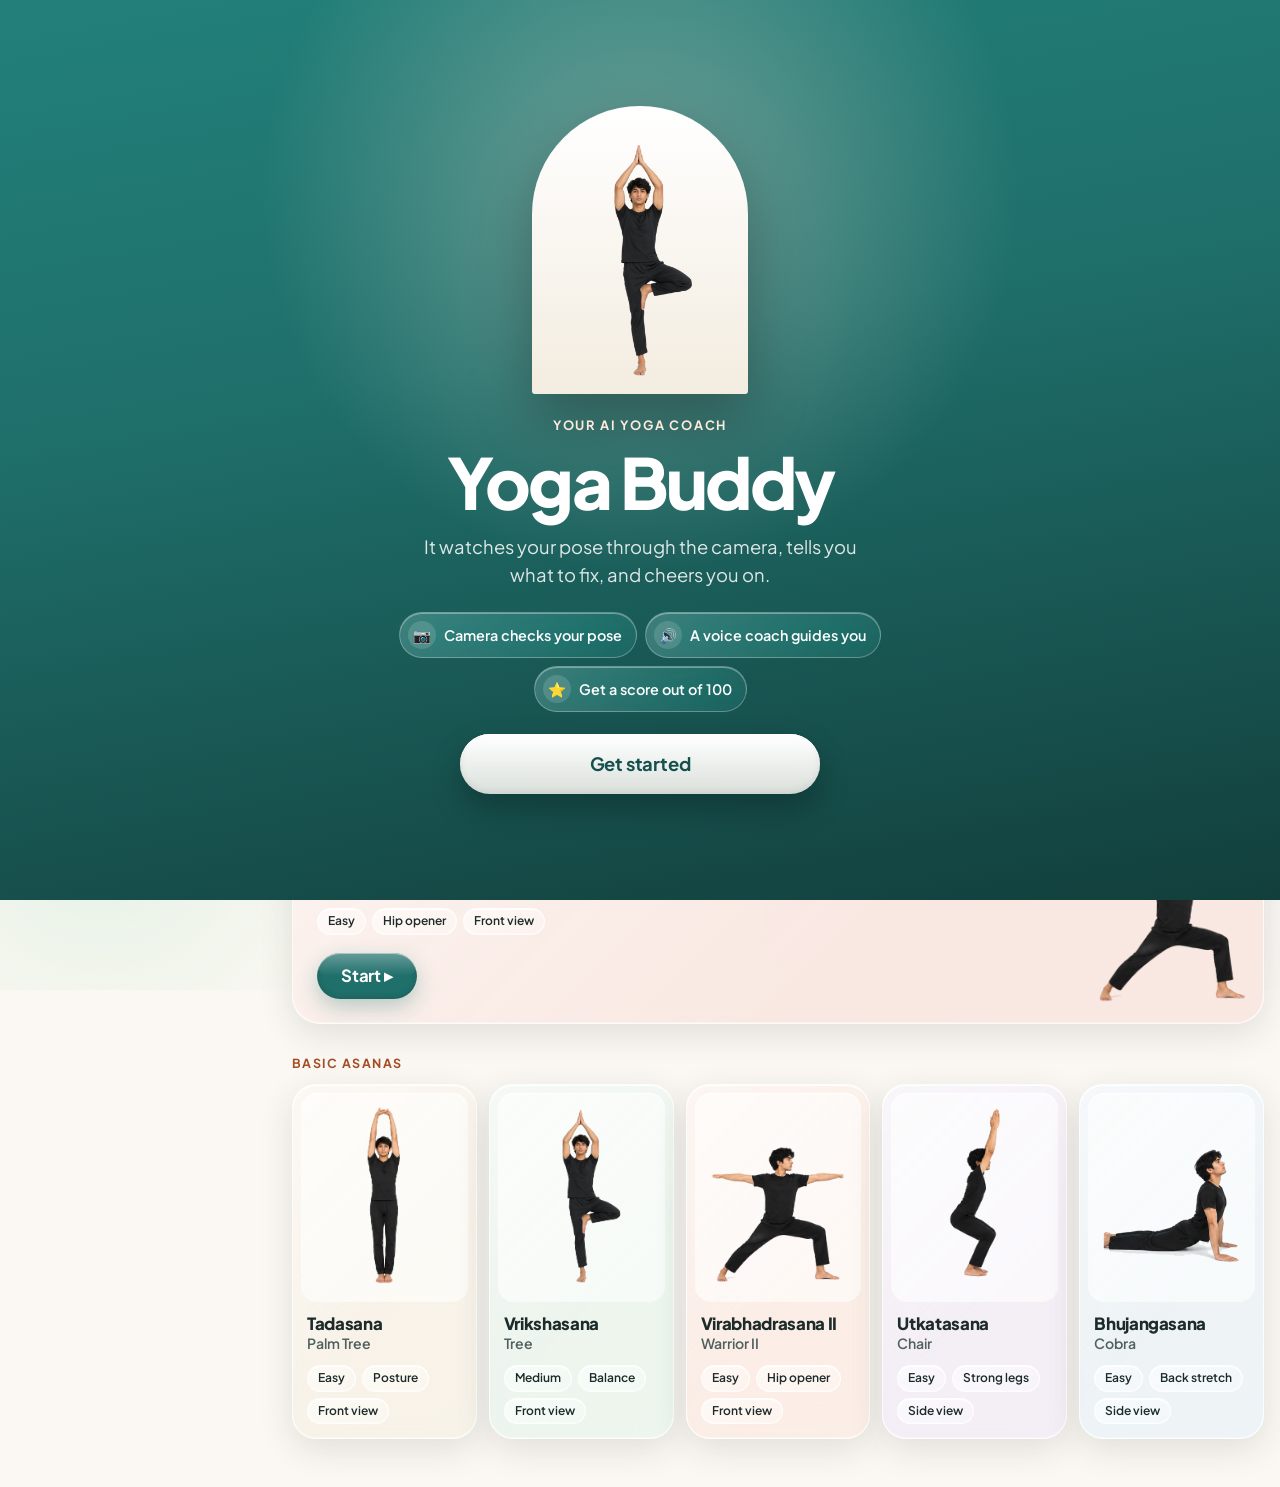
<file: index.html>
<!DOCTYPE html>
<html lang="en">
<head>
  <meta charset="UTF-8">
  <!-- viewport-fit=cover lets the app use the whole iPhone screen (around the notch) -->
  <meta name="viewport" content="width=device-width, initial-scale=1, viewport-fit=cover">
  <title>Yoga Buddy</title>

  <!-- So it looks and opens like an app when added to a phone's home screen -->
  <meta name="theme-color" content="#FAF7F2">
  <meta name="apple-mobile-web-app-capable" content="yes">
  <meta name="mobile-web-app-capable" content="yes">
  <meta name="apple-mobile-web-app-title" content="Yoga Buddy">
  <meta name="apple-mobile-web-app-status-bar-style" content="default">
  <link rel="manifest" href="manifest.webmanifest">
  <link rel="apple-touch-icon" href="images/apple-touch-icon.png">
  <link rel="icon" href="images/favicon.png">
  <!-- Load the logo first, so it is ready for the opening animation -->
  <link rel="preload" as="image" href="images/icon-512.png">

  <!-- Plus Jakarta Sans font from Google Fonts -->
  <link rel="preconnect" href="https://fonts.googleapis.com">
  <link rel="preconnect" href="https://fonts.gstatic.com" crossorigin>
  <link href="https://fonts.googleapis.com/css2?family=Plus+Jakarta+Sans:wght@400;500;600;700;800&display=swap" rel="stylesheet">

  <link rel="stylesheet" href="style.css?v=20261123b">
  <!-- Light or dark mode, set before anything is drawn (theme.js) -->
  <script src="theme.js?v=20261123b"></script>

  <!-- The opening animation only plays when the app is first opened, not
       when coming back from Settings or a pose (decided here, before anything
       is drawn). Any one of these means "already open", so skip it:
         1. it already played in this tab (sessionStorage)
         2. we came here from another Yoga Buddy page (the referrer)
         3. the browser's Back, Forward or Refresh button brought us here -->
  <script>
    (function () {
      var SPLASH_NAME = "yogaBuddySplashShown";
      var skip = false;
      try {
        skip = sessionStorage.getItem(SPLASH_NAME) === "yes";
        sessionStorage.setItem(SPLASH_NAME, "yes");
      } catch (error) {
        // storage blocked: the other two checks still work
      }
      try {
        var from = document.referrer ? new URL(document.referrer) : null;
        var folder = function (path) { return path.replace(/[^\/]*$/, ""); };
        if (from && from.origin === location.origin && folder(from.pathname) === folder(location.pathname)) {
          skip = true;
        }
      } catch (error) {
        // old browser: ignore
      }
      try {
        var visit = performance.getEntriesByType("navigation")[0];
        if (visit && (visit.type === "back_forward" || visit.type === "reload")) {
          skip = true;
        }
      } catch (error) {
        // old browser: ignore
      }
      if (skip) {
        document.documentElement.classList.add("opened-before");
      }
    })();
    // The sidebar of tabs stays small if it was made small last time
    // (decided here, before anything is drawn, so it doesn't jump)
    try {
      if (localStorage.getItem("yogaBuddySideBar") === "small") {
        document.documentElement.classList.add("side-bar-small");
      }
    } catch (error) {
      // storage blocked: the sidebar starts open
    }
  </script>
</head>
<body data-ask-later>
  <!-- OPENING ANIMATION: the logo pops up, turns around and slides away,
       then the app appears (style.css section 13, home.js removes it) -->
  <div id="splash" class="splash" aria-hidden="true">
    <div class="splash-stage">
      <img class="splash-logo" src="images/icon-512.png" alt="">
      <p class="splash-name">Yoga Buddy</p>
    </div>
  </div>

  <!-- SCREEN 0: INTRO. Shown first each time the app is opened (home.js).
       Get started → the questions (profile.js) → the home screen below. -->
  <section id="start-page" class="intro" hidden>
    <div class="intro-glow" aria-hidden="true"></div>

    <!-- The pose photo inside an arch, like a yoga studio window -->
    <div class="intro-arch" aria-hidden="true">
      <img src="images/vrikshasana.png" alt="">
    </div>

    <div class="intro-text">
      <p class="intro-kicker">Your AI yoga coach</p>
      <h1>Yoga Buddy</h1>
      <p class="intro-tagline">It watches your pose through the camera, tells you what to fix, and cheers you on.</p>
    </div>

    <ul class="intro-features">
      <li><span>📷</span>Camera checks your pose</li>
      <li><span>🔊</span>A voice coach guides you</li>
      <li><span>⭐</span>Get a score out of 100</li>
    </ul>

    <button id="begin-button" class="button intro-button">Get started</button>
  </section>

  <!-- SCREEN 1: HOME -->
  <!-- App bar: the Yoga Buddy name on the left, the person's initial on the right -->
  <header class="app-bar">
    <a class="brand" href="index.html">
      <img class="brand-mark" src="images/favicon.png" alt="">
      <span class="brand-name">Yoga Buddy</span>
    </a>
    <div class="app-bar-actions">
      <!-- Light / dark mode (theme.js sets the icon: 🌙 or ☀️) -->
      <button class="icon-button theme-button" type="button" data-theme-toggle aria-label="Switch to dark mode">🌙</button>
      <a class="icon-button settings-button" href="settings.html" aria-label="Settings">⚙︎</a>
      <a id="avatar" class="avatar" href="settings.html" aria-label="Your profile and settings"></a>
    </div>
  </header>

  <main class="page home">
    <!-- "Good evening" and "Welcome, Asha" (home.js) -->
    <div class="home-hello">
      <p id="greet-time" class="greet-time"></p>
      <h1 id="hello" class="hello">Welcome</h1>
    </div>

    <!-- This week: the streak, today's minutes and Monday to Sunday (home.js, progress.js) -->
    <div class="home-week">
      <h2 class="section-title">Your week</h2>
      <section id="streak" class="streak-card"></section>
    </div>

    <!-- The tabs: on the left of a laptop screen, a row you can swipe on a
         phone (home.js). The chosen tab is kept in the web address (#basic,
         #standing, #prone, #flows…), so refreshing the page
         stays on the same tab. -->
    <!-- On a laptop this is a sidebar on the left edge of the screen; the
         button makes it small (just the icons) or big again (home.js) -->
    <div id="side-bar" class="side-bar">
    <button id="side-bar-toggle" class="side-bar-toggle" type="button" aria-controls="side-tabs" aria-expanded="true" aria-label="Make the menu small">
      <span class="side-bar-arrow" aria-hidden="true">«</span><span class="side-bar-word">Hide menu</span>
    </button>
    <div id="side-tabs" class="side-tabs" role="tablist" aria-label="Kinds of yoga" aria-orientation="horizontal">
      <button id="tab-basic" class="side-tab" type="button" role="tab" aria-selected="true" aria-controls="panel-basic" data-tab="basic">
        <span class="tab-icon" aria-hidden="true">🧘</span>
        <span class="tab-text"><span class="tab-long">Basic Asanas</span><span class="tab-short">Basic</span><small id="tab-basic-count"></small></span>
      </button>
      <button id="tab-standing" class="side-tab" type="button" role="tab" aria-selected="false" aria-controls="panel-standing" data-tab="standing" tabindex="-1">
        <span class="tab-icon" aria-hidden="true">🌳</span>
        <span class="tab-text"><span class="tab-long">Standing</span><span class="tab-short">Standing</span><small id="tab-standing-count"></small></span>
      </button>
      <button id="tab-sitting" class="side-tab" type="button" role="tab" aria-selected="false" aria-controls="panel-sitting" data-tab="sitting" tabindex="-1">
        <span class="tab-icon" aria-hidden="true">🪷</span>
        <span class="tab-text"><span class="tab-long">Sitting</span><span class="tab-short">Sitting</span><small id="tab-sitting-count"></small></span>
      </button>
      <button id="tab-kneeling" class="side-tab" type="button" role="tab" aria-selected="false" aria-controls="panel-kneeling" data-tab="kneeling" tabindex="-1">
        <span class="tab-icon" aria-hidden="true">🙇</span>
        <span class="tab-text"><span class="tab-long">Kneeling</span><span class="tab-short">Kneeling</span><small id="tab-kneeling-count"></small></span>
      </button>
      <button id="tab-supine" class="side-tab" type="button" role="tab" aria-selected="false" aria-controls="panel-supine" data-tab="supine" tabindex="-1">
        <span class="tab-icon" aria-hidden="true">🛌</span>
        <span class="tab-text"><span class="tab-long">Lying on your back</span><span class="tab-short">On your back</span><small id="tab-supine-count"></small></span>
      </button>
      <button id="tab-prone" class="side-tab" type="button" role="tab" aria-selected="false" aria-controls="panel-prone" data-tab="prone" tabindex="-1">
        <span class="tab-icon" aria-hidden="true">🐍</span>
        <span class="tab-text"><span class="tab-long">Lying on your tummy</span><span class="tab-short">On your tummy</span><small id="tab-prone-count"></small></span>
      </button>
      <button id="tab-armsupport" class="side-tab" type="button" role="tab" aria-selected="false" aria-controls="panel-armsupport" data-tab="armsupport" tabindex="-1">
        <span class="tab-icon" aria-hidden="true">💪</span>
        <span class="tab-text"><span class="tab-long">On your hands</span><span class="tab-short">On your hands</span><small id="tab-armsupport-count"></small></span>
      </button>
      <button id="tab-flows" class="side-tab" type="button" role="tab" aria-selected="false" aria-controls="panel-flows" data-tab="flows" tabindex="-1">
        <span class="tab-icon" aria-hidden="true">☀️</span>
        <span class="tab-text"><span class="tab-long">Surya Namaskar &amp; Flows</span><span class="tab-short">Flows</span><small id="tab-flows-count"></small></span>
      </button>
    </div>
    </div>

    <!-- TAB 1: Basic Asanas: today's pose and the five basic poses -->
    <section id="panel-basic" class="tab-panel" role="tabpanel" aria-labelledby="tab-basic">
      <!-- Today's pose: one big card (home.js picks a different pose each day) -->
      <h2 class="section-title">Today's pose</h2>
      <a id="hero" class="hero-card"></a>

      <!-- The pose cards are added here by home.js -->
      <h2 class="section-title">Basic Asanas</h2>
      <div id="grid-basic" class="pose-grid"></div>
    </section>

    <!-- TABS 2–7: the poses sorted by the position of your body, like the
         chapters of the book Yoga Anatomy (Kaminoff). home.js fills each grid
         with the poses whose "group" matches, in the book's order. -->

    <!-- TAB 2: Standing poses (poses-standing.js, and 4 Basic Asanas from poses.js) -->
    <section id="panel-standing" class="tab-panel" role="tabpanel" aria-labelledby="tab-standing" hidden>
      <h2 class="section-title">Standing poses</h2>
      <p class="flow-intro">Poses on your feet, in the same order as the Standing Poses chapter of the book <i>Yoga Anatomy</i>. They build balance, strong legs and good posture, and what you learn here helps every other pose. Many are done on one side: do the other side afterwards too.</p>
      <div id="grid-standing" class="pose-grid"></div>
    </section>

    <!-- TAB 3: Sitting poses (poses-sitting.js) -->
    <section id="panel-sitting" class="tab-panel" role="tabpanel" aria-labelledby="tab-sitting" hidden>
      <h2 class="section-title">Sitting poses</h2>
      <p class="flow-intro">Calm poses on the floor, plus chair yoga for anyone who finds the floor hard. Put the camera low, at about the height of your chest when you sit.</p>
      <div id="grid-sitting" class="pose-grid"></div>
    </section>

    <!-- TAB 4: Kneeling poses (poses-kneeling.js) -->
    <section id="panel-kneeling" class="tab-panel" role="tabpanel" aria-labelledby="tab-kneeling" hidden>
      <h2 class="section-title">Kneeling poses</h2>
      <p class="flow-intro">Poses on your knees. Put a folded blanket under your knees if they feel the floor, and put the camera low.</p>
      <div id="grid-kneeling" class="pose-grid"></div>
    </section>

    <!-- TAB 5: Supine poses: lying on your back (poses-supine.js) -->
    <section id="panel-supine" class="tab-panel" role="tabpanel" aria-labelledby="tab-supine" hidden>
      <h2 class="section-title">Lying on your back</h2>
      <p class="flow-intro">Poses lying face up (yoga books call them <b>supine</b> poses). Put the camera low, near the floor, and lie sideways to it.</p>
      <div id="grid-supine" class="pose-grid"></div>
    </section>

    <!-- TAB 6: Prone poses: lying on your tummy (poses-prone.js, and Cobra from poses.js) -->
    <section id="panel-prone" class="tab-panel" role="tabpanel" aria-labelledby="tab-prone" hidden>
      <h2 class="section-title">Lying on your tummy</h2>
      <p class="flow-intro">Poses lying face down (yoga books call them <b>prone</b> poses). They make your back strong. Put the camera low, near the floor, and lie sideways to it.</p>
      <div id="grid-prone" class="pose-grid"></div>
    </section>

    <!-- TAB 7: Arm support poses: on your hands (poses-arm-support.js) -->
    <section id="panel-armsupport" class="tab-panel" role="tabpanel" aria-labelledby="tab-armsupport" hidden>
      <h2 class="section-title">On your hands</h2>
      <p class="flow-intro">Poses where your hands and arms hold you up (yoga books call them <b>arm support</b> poses). They make your arms and middle strong. Put the camera low and turn sideways to it.</p>
      <div id="grid-armsupport" class="pose-grid"></div>
    </section>

    <!-- TAB 5: Flows: Surya Namaskar and the other flows (poses.js, flows.js) -->
    <section id="panel-flows" class="tab-panel" role="tabpanel" aria-labelledby="tab-flows" hidden>
      <h2 class="section-title">Surya Namaskar &amp; Flows</h2>
      <p class="flow-intro">A flow is poses one after another, like a moving yoga lesson. Yoga Buddy's voice tells you what to do next and checks each pose with the camera.</p>
      <div id="grid-flows" class="pose-grid flows"></div>
    </section>
  </main>

  <!-- profile.js asks for the name, age and gender first.
       poses.js must load before home.js, because home.js uses the POSES list from it. -->
  <script src="settings.js?v=20261123b"></script>
  <script src="profile.js?v=20261123b"></script>
  <script src="poses.js?v=20261123b"></script>
  <script src="poses-standing.js?v=20261123b"></script>
  <script src="poses-sitting.js?v=20261123b"></script>
  <script src="poses-kneeling.js?v=20261123b"></script>
  <script src="poses-supine.js?v=20261123b"></script>
  <script src="poses-prone.js?v=20261123b"></script>
  <script src="poses-arm-support.js?v=20261123b"></script>
  <script src="flows.js?v=20261123b"></script>
  <script src="hold-time.js?v=20261123b"></script>
  <script src="progress.js?v=20261123b"></script>
  <script src="home.js?v=20261123b"></script>
</body>
</html>
</file>
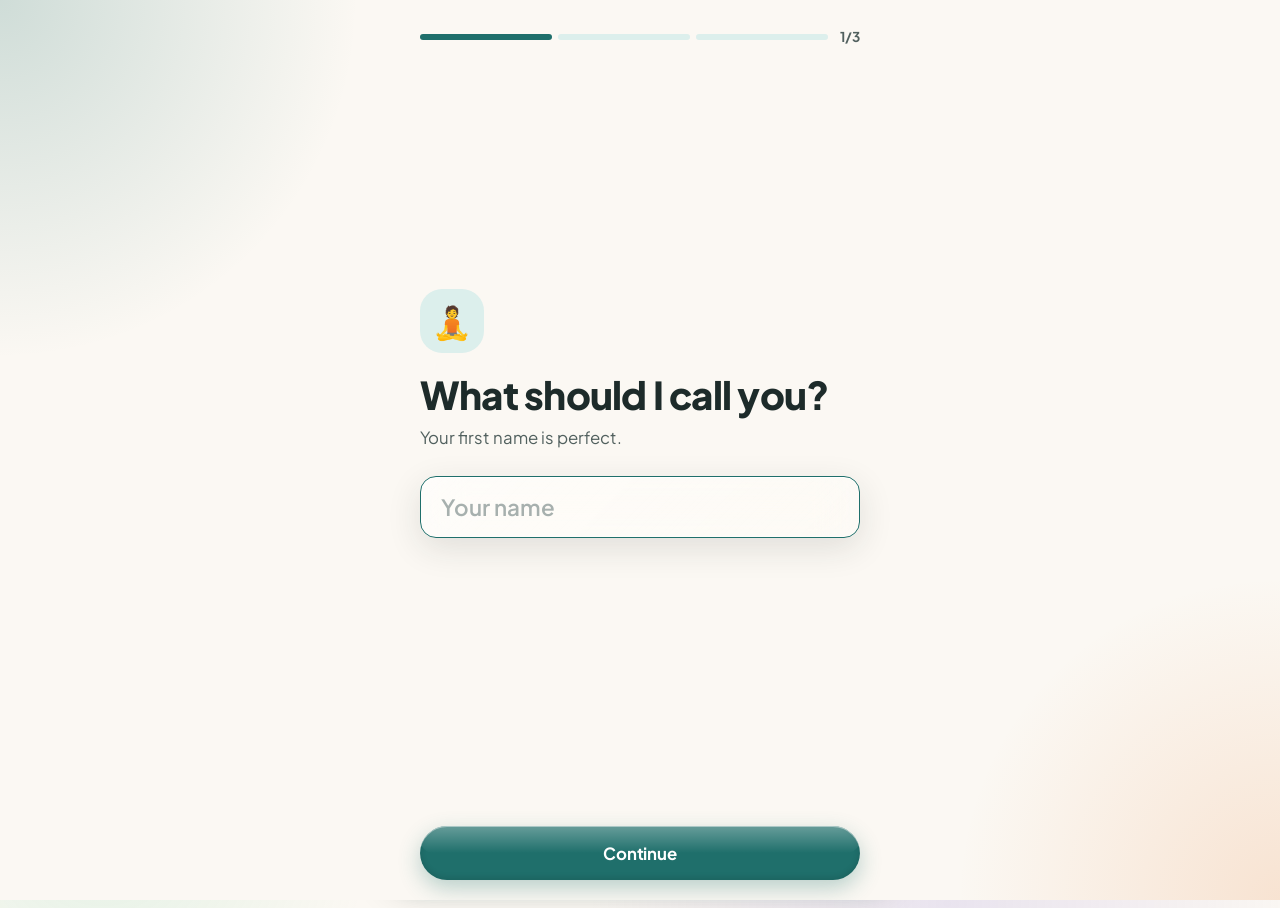
<file: guide.html>
<!DOCTYPE html>
<html lang="en">
<head>
  <meta charset="UTF-8">
  <!-- viewport-fit=cover lets the app use the whole iPhone screen (around the notch) -->
  <meta name="viewport" content="width=device-width, initial-scale=1, viewport-fit=cover">
  <title>Pose guide – Yoga Buddy</title>

  <!-- So it looks and opens like an app when added to a phone's home screen -->
  <meta name="theme-color" content="#FBF8F3">
  <meta name="apple-mobile-web-app-capable" content="yes">
  <meta name="mobile-web-app-capable" content="yes">
  <meta name="apple-mobile-web-app-title" content="Yoga Buddy">
  <link rel="manifest" href="manifest.webmanifest">
  <link rel="apple-touch-icon" href="images/apple-touch-icon.png">
  <link rel="icon" href="images/favicon.png">

  <!-- Plus Jakarta Sans font from Google Fonts -->
  <link rel="preconnect" href="https://fonts.googleapis.com">
  <link rel="preconnect" href="https://fonts.gstatic.com" crossorigin>
  <link href="https://fonts.googleapis.com/css2?family=Plus+Jakarta+Sans:wght@400;500;600;700;800&display=swap" rel="stylesheet">

  <link rel="stylesheet" href="style.css?v=20261123b">
  <!-- Light or dark mode, set before anything is drawn (theme.js) -->
  <script src="theme.js?v=20261123b"></script>
</head>
<body class="guide-body">
  <!-- SCREEN 2: POSE GUIDE -->
  <!-- App bar: round Back button, and the screen's name -->
  <header class="app-bar">
    <a class="icon-button" href="index.html" aria-label="All poses">‹</a>
    <span class="app-bar-title">Pose guide</span>
    <span class="icon-button-space"></span>
  </header>

  <!-- The empty parts below are filled in by guide.js, using poses.js -->
  <main class="page" id="guide">
    <div class="guide-layout">

      <!-- Left side (or top on a phone): big picture of the pose, on the pose's own colour -->
      <div id="guide-picture" class="pose-picture big">
        <span class="picture-missing">Picture coming soon</span>
        <img id="pose-image" alt="" onerror="this.remove()">
      </div>

      <!-- Right side (or below on a phone): name, steps, camera, safety -->
      <div class="guide-info">
        <h1 id="pose-name"></h1>
        <p id="pose-english" class="english-name"></p>
        <div id="pose-chips" class="chips"></div>

        <section class="info-card">
          <h2 id="steps-title">Steps</h2>
          <ol id="pose-steps"></ol>
          <p id="hold-note" class="hold-note"></p>
        </section>

        <!-- How long to hold: a bar from 5 to 60 seconds and a Recommended button (guide.js).
             Hidden for a flow like Surya Namaskar, which has no hold. -->
        <section id="hold-card" class="info-card hold-card" hidden>
          <div class="hold-top">
            <h2>⏱️ How long to hold</h2>
            <p class="hold-value"><b id="hold-seconds"></b> s</p>
          </div>
          <input id="hold-range" class="hold-range" type="range" aria-label="Seconds to hold the pose">
          <div class="hold-ends"><span>5 s</span><span>60 s</span></div>
          <button id="hold-recommended" class="hold-recommended" type="button"></button>
          <p class="hold-estimate">A suggested starting point, mostly our own estimate.</p>
          <p id="hold-caution" class="hold-caution" hidden>That's longer than recommended for your age. Go gently and stop if it feels hard.</p>
          <details class="hold-why">
            <summary>Where does this come from?</summary>
            <p>We found no study that tested the best hold time, so this is mostly our own estimate.
               We used these as rough guides: the 10–30 seconds in the Common Yoga Protocol (it has
               no age groups and doesn't cover every pose here), child yoga guidelines, and one-leg
               balance averages by age, which aren't yoga recommendations. We found no reason for
               gender to change it. Keep breathing normally, and stop if you feel pain or dizziness.</p>
            <ul>
              <li><a href="https://www.mea.gov.in/images/pdf/common-yoga-protocol-english.pdf" target="_blank" rel="noopener">Common Yoga Protocol (Ministry of AYUSH)</a></li>
              <li><a href="https://geriatrictoolkit.missouri.edu/balance/Normative_Values_for_the_Unipedal_Stance_Test_Springer-JGPT.pdf" target="_blank" rel="noopener">One-leg balance by age (Springer et al., 2007)</a></li>
              <li><a href="https://en.vikaspedia.in/health/ayush/yoga-1/guidelines-for-child-yoga" target="_blank" rel="noopener">Guidelines for Child Yoga (Vikaspedia; we only saw excerpts)</a></li>
            </ul>
          </details>
        </section>

        <!-- How many rounds of a flow like Surya Namaskar (guide.js). Hidden for a single pose. -->
        <section id="rounds-card" class="info-card hold-card" hidden>
          <div class="hold-top">
            <h2>🔁 How many rounds</h2>
            <p class="hold-value"><b id="rounds-count"></b> <span id="rounds-unit">rounds</span></p>
          </div>
          <input id="rounds-range" class="hold-range" type="range" aria-label="Number of rounds">
          <div class="hold-ends"><span>1</span><span>12</span></div>
          <button id="rounds-recommended" class="hold-recommended" type="button"></button>
          <p id="rounds-estimate" class="hold-estimate"></p>
        </section>

        <!-- Before the camera: what to do so it can see you (and that nothing is recorded) -->
        <section class="info-card">
          <h2>Before you start</h2>
          <ul class="ready-list">
            <li><span>📏</span><span id="view-text"></span></li>
            <li><span>💡</span>Stand where it's bright, with no window right behind you.</li>
            <li><span>🧍</span>Only one person in the picture.</li>
            <li><span>🔒</span>The camera stays on this device. Nothing is recorded.</li>
          </ul>
          <span id="view-badge" class="view-badge" hidden></span>
        </section>

        <!-- Safety text from PRD section 11. It is the same for every pose. -->
        <section class="info-card safety">
          <h2>⚠️ Safety</h2>
          <p>Only go as far as feels comfortable. Stop if anything hurts.
             Yoga Buddy does not replace a real yoga teacher or doctor.</p>
          <!-- Extra safety advice for this pose (from poses.js). Hidden when empty. -->
          <p id="safety-extra" class="safety-extra"></p>
        </section>
      </div>

    </div>
  </main>

  <!-- The Start button stays at the bottom of the screen, like in an app -->
  <div class="bottom-bar">
    <a id="start-button" class="button wide" href="index.html">I'm ready · Open camera</a>
  </div>

  <!-- profile.js asks for the name, age and gender first.
       poses.js must load before guide.js, because guide.js uses the POSES list from it.
       figure.js draws the stick figures of the Surya Namaskar poses. -->
  <script src="settings.js?v=20261123b"></script>
  <script src="profile.js?v=20261123b"></script>
  <script src="poses.js?v=20261123b"></script>
  <script src="poses-standing.js?v=20261123b"></script>
  <script src="poses-sitting.js?v=20261123b"></script>
  <script src="poses-kneeling.js?v=20261123b"></script>
  <script src="poses-supine.js?v=20261123b"></script>
  <script src="poses-prone.js?v=20261123b"></script>
  <script src="poses-arm-support.js?v=20261123b"></script>
  <script src="flows.js?v=20261123b"></script>
  <script src="hold-time.js?v=20261123b"></script>
  <script src="figure.js?v=20261123b"></script>
  <script src="guide.js?v=20261123b"></script>
</body>
</html>
</file>
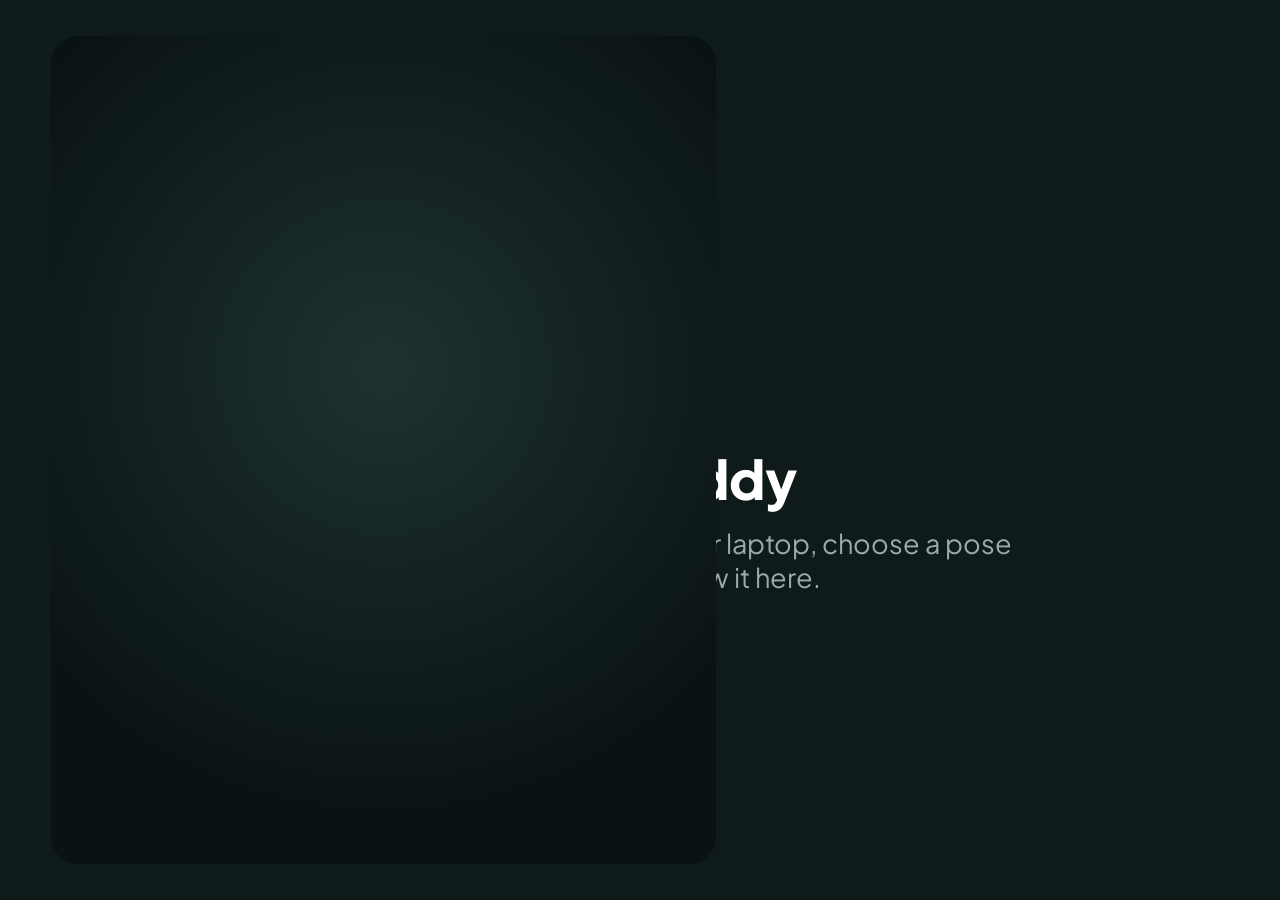
<file: tv.html>
<!DOCTYPE html>
<html lang="en">
<head>
  <meta charset="UTF-8">
  <meta name="viewport" content="width=device-width, initial-scale=1">
  <title>Yoga Buddy on TV</title>
  <link rel="icon" href="images/favicon.png">
  <link rel="preconnect" href="https://fonts.googleapis.com">
  <link rel="preconnect" href="https://fonts.gstatic.com" crossorigin>
  <link href="https://fonts.googleapis.com/css2?family=Plus+Jakarta+Sans:wght@500;700;800&display=swap" rel="stylesheet">
  <!-- The TV screen: the big coach view, filled in by tv.js from the
       phone or laptop that is casting (cast.js) -->
  <style>
    html, body {
      margin: 0;
      height: 100%;
      background: #0F1A1A;
      color: #FFFFFF;
      font-family: "Plus Jakarta Sans", "Segoe UI", Arial, sans-serif;
      overflow: hidden;
    }

    .tv {
      display: grid;
      grid-template-columns: 1.4fr 1fr;
      gap: 3vw;
      height: 100%;
      padding: 4vh 4vw;
      box-sizing: border-box;
    }

    .stage {
      position: relative;
      background: radial-gradient(circle at 50% 40%, #1E3230 0%, #0A1313 75%);
      border-radius: 3vh;
      overflow: hidden;
    }

    canvas {
      position: absolute;
      inset: 0;
      width: 100%;
      height: 100%;
    }

    .side {
      display: flex;
      flex-direction: column;
      justify-content: center;
      gap: 4vh;
    }

    .brand {
      margin: 0;
      color: #5FD394;
      font-size: 2.4vh;
      font-weight: 700;
      letter-spacing: 0.15em;
      text-transform: uppercase;
    }

    h1 {
      margin: 0;
      font-size: 6vh;
      font-weight: 800;
      line-height: 1.1;
    }

    .score {
      margin: 0;
      font-size: 16vh;
      font-weight: 800;
      line-height: 1;
    }

    .score small {
      font-size: 5vh;
      color: #9AABA8;
    }

    .tip {
      margin: 0;
      font-size: 4.2vh;
      font-weight: 700;
      line-height: 1.25;
    }

    .tip.good {
      color: #5FD394;
    }

    .coach,
    .timer {
      margin: 0;
      color: #9AABA8;
      font-size: 3vh;
      font-weight: 600;
    }

    .waiting {
      position: fixed;
      inset: 0;
      display: flex;
      flex-direction: column;
      align-items: center;
      justify-content: center;
      gap: 2vh;
      background: #0F1A1A;
      text-align: center;
    }

    .waiting img {
      width: 14vh;
      border-radius: 3vh;
    }

    .waiting p {
      max-width: 60vw;
      margin: 0;
      color: #9AABA8;
      font-size: 3vh;
    }

    [hidden] {
      display: none !important;
    }
  </style>
</head>
<body>
  <div id="waiting" class="waiting">
    <img src="images/icon-512.png" alt="">
    <h1>Yoga Buddy</h1>
    <p id="waiting-text">Open Yoga Buddy on your phone or laptop, choose a pose and press 📺 to show it here.</p>
  </div>

  <main class="tv">
    <div class="stage"><canvas id="tv-skeleton"></canvas></div>
    <div class="side">
      <p class="brand">Yoga Buddy</p>
      <h1 id="tv-pose"></h1>
      <p class="score"><span id="tv-score">–</span><small>/100</small></p>
      <p id="tv-timer" class="timer"></p>
      <p id="tv-tip" class="tip"></p>
      <p id="tv-coach" class="coach"></p>
    </div>
  </main>

  <script src="tv.js?v=20261123b"></script>
</body>
</html>
</file>
<file: style.css>
/* =============================================================
   style.css — how Yoga Buddy looks. Every page uses this file.

   The look is inspired by yoga and wellness apps:
   • warm cream background (Glo, Headspace, Insight Timer)
   • one calm deep-teal colour for buttons (Insight Timer)
   • a warm peach accent and a soft colour for each pose (Glo)
   • a dark practice screen, so the camera stands out (Down Dog)
   • Plus Jakarta Sans, bold and tight, like Down Dog
   ============================================================= */

/* ----- 1. Design choices -----
   Change these values to change the colours and font of the
   whole app in one go. Every text colour here is easy to read
   on its background (checked: at least 4.5 : 1). */
:root {
  --background: #FBF8F3;    /* warm cream page */
  --card: #FFFFFF;          /* cards */
  --sand: #F3ECE0;          /* soft sand, behind some pictures */
  --primary: #1F6F6B;       /* deep teal: buttons and highlights */
  --primary-dark: #14504D;  /* darker teal, for hover and headings */
  --primary-soft: #DCEFEC;  /* very light teal */
  --accent: #E8833A;        /* warm peach (always dark text on it, never white) */
  --accent-soft: #FDEBDC;   /* very light peach */
  --accent-ink: #A44E26;    /* peach-brown for small peach-coloured text */
  --text: #1D2B2A;          /* main text: deep green-black */
  --text-soft: #51605E;     /* lighter text for small notes */
  --border: rgba(29, 43, 42, 0.08);

  /* The dark practice screen */
  --night: #0F1A1A;
  --night-card: #172422;
  --night-line: rgba(255, 255, 255, 0.08);
  --night-text-soft: #9AABA8;
  --success-bright: #5FD394;
  --warning: #F2A33A;

  --radius: 24px;           /* how round the corners are */
  --radius-small: 16px;
  --shadow: 0 1px 2px rgba(29, 43, 42, 0.05), 0 8px 24px rgba(29, 43, 42, 0.07);
  --shadow-big: 0 2px 6px rgba(29, 43, 42, 0.06), 0 20px 44px rgba(29, 43, 42, 0.14);
  --font: "Plus Jakarta Sans", "Segoe UI", Arial, sans-serif;

  /* Space for the iPhone notch and home bar (0 on other screens) */
  --safe-top: env(safe-area-inset-top, 0px);
  --safe-bottom: env(safe-area-inset-bottom, 0px);
}

/* ----- 2. Basic page setup ----- */
* {
  box-sizing: border-box;
}

/* Anything with the "hidden" attribute is not shown, even buttons */
[hidden] {
  display: none !important;
}

html {
  -webkit-text-size-adjust: 100%;
}

body {
  margin: 0;
  min-height: 100vh;
  font-family: var(--font);
  color: var(--text);
  background: var(--background);
  line-height: 1.55;
  -webkit-font-smoothing: antialiased;
  -webkit-tap-highlight-color: transparent;   /* no grey flash when tapping, like an app */
}

/* While a full-screen intro or question is showing, the page behind it doesn't scroll */
body.no-scroll {
  overflow: hidden;
}

h1, h2, h3 {
  margin: 0;
  line-height: 1.15;
  letter-spacing: -0.02em;
}

/* Keeps the content in the middle of wide screens,
   with 16px of space at the sides on phones */
.page {
  max-width: 1080px;
  margin: 0 auto;
  padding: 8px 16px 48px;
}

/* ----- 3. Buttons ----- */
.button {
  display: inline-flex;
  align-items: center;
  justify-content: center;
  gap: 8px;
  min-height: 54px;
  padding: 0 30px;
  border: none;
  border-radius: 999px;     /* pill shape */
  background: var(--primary);
  box-shadow: 0 8px 20px rgba(31, 111, 107, 0.28);
  color: white;
  font-family: inherit;
  font-size: 1.05rem;
  font-weight: 700;
  letter-spacing: -0.01em;
  text-decoration: none;
  cursor: pointer;
  transition: transform 0.15s, background 0.15s, box-shadow 0.15s;
}

.button:hover {
  background: var(--primary-dark);
}

/* Buttons shrink a little when pressed, like in an app */
.button:active,
.icon-button:active,
.pose-card:active,
.hero-card:active {
  transform: scale(0.97);
}

/* A button as wide as its box (forms, bottom bar) */
.button.wide {
  width: 100%;
}

.big-button {
  min-height: 62px;
  padding: 0 52px;
  font-size: 1.25rem;
}

.small-button {
  min-height: 40px;
  padding: 0 18px;
  font-size: 0.95rem;
  box-shadow: none;
}

/* White button with a teal outline, e.g. "Restart" */
.secondary-button {
  background: var(--card);
  color: var(--primary);
  box-shadow: inset 0 0 0 1.5px var(--primary);
}

.secondary-button:hover {
  background: var(--primary-soft);
}

/* A round button with one symbol, e.g. "‹" (back) */
.icon-button {
  display: grid;
  place-items: center;
  flex: 0 0 auto;
  width: 42px;
  height: 42px;
  padding: 0 0 3px;
  border: 1px solid var(--border);
  border-radius: 50%;
  background: var(--card);
  box-shadow: var(--shadow);
  color: var(--text);
  font-family: inherit;
  font-size: 1.7rem;
  line-height: 1;
  text-decoration: none;
  cursor: pointer;
  transition: transform 0.15s;
}

.icon-button-space {
  width: 42px;
}

/* Clear outline when moving around with the keyboard (Tab key) */
a:focus-visible,
button:focus-visible,
input:focus-visible {
  outline: 3px solid var(--accent);
  outline-offset: 3px;
}

/* Small rounded labels, e.g. "Easy", "Balance" */
.chips {
  display: flex;
  flex-wrap: wrap;
  gap: 6px;
}

.chip {
  padding: 3px 10px;
  background: rgba(255, 255, 255, 0.75);
  border: 1px solid var(--border);
  border-radius: 999px;
  color: var(--text);
  font-size: 0.75rem;
  font-weight: 600;
  white-space: nowrap;
}

/* Small capital-letter label above a section, e.g. "ALL POSES" */
.section-title {
  margin: 32px 0 14px;
  color: var(--accent-ink);
  font-size: 0.78rem;
  font-weight: 700;
  letter-spacing: 0.12em;
  text-transform: uppercase;
}

/* ----- 4. The app bar at the top -----
   It stays at the top while you scroll, with the page blurred behind it. */
.app-bar {
  position: sticky;
  top: 0;
  z-index: 20;
  display: flex;
  align-items: center;
  justify-content: space-between;
  gap: 12px;
  /* Full width, but the contents line up with the page (1080px in the middle) */
  padding: calc(10px + var(--safe-top)) max(16px, calc((100% - 1080px) / 2 + 16px)) 10px;
  background: rgba(251, 248, 243, 0.82);
  -webkit-backdrop-filter: saturate(1.4) blur(14px);
  backdrop-filter: saturate(1.4) blur(14px);
}

.app-bar-title {
  font-weight: 700;
}

.brand {
  display: inline-flex;
  align-items: center;
  gap: 10px;
  color: var(--text);
  text-decoration: none;
}

.brand-mark {
  width: 34px;
  height: 34px;
  border-radius: 10px;
}

.brand-name {
  font-size: 1.05rem;
  font-weight: 800;
  letter-spacing: -0.02em;
}

/* The person's initial in a circle, e.g. "A" */
.avatar {
  display: grid;
  place-items: center;
  width: 40px;
  height: 40px;
  background: linear-gradient(135deg, var(--accent) 0%, #F0A66E 100%);
  border-radius: 50%;
  color: var(--text);
  font-weight: 800;
}

/* ----- 5. Pose pictures -----
   The box shows "Picture coming soon". When the real picture
   loads, it sits on top and covers that text. */
.pose-picture {
  position: relative;
  aspect-ratio: 4 / 5;
  display: flex;
  align-items: center;
  justify-content: center;
  background: var(--card);
  border-radius: calc(var(--radius) - 8px);
  overflow: hidden;
}

.pose-picture img {
  position: absolute;
  inset: 0;
  width: 100%;
  height: 100%;
  padding: 8%;
  object-fit: contain;      /* show the whole picture, no cropping */
  /* the photos have a see-through background, so nothing has to be blended away */
}

/* The photo is see-through where it is white, so hide the text behind it
   (a photo that can't load removes itself, and then the text shows) */
.pose-picture:has(img) .picture-missing {
  visibility: hidden;
}

.picture-missing {
  padding: 8px;
  color: var(--primary);
  font-size: 0.85rem;
  text-align: center;
}

/* ----- 6. Intro screen (the first screen) ----- */
.intro {
  position: fixed;
  inset: 0;
  z-index: 60;
  display: flex;
  flex-direction: column;
  align-items: center;
  justify-content: center;
  gap: 22px;
  padding: calc(24px + var(--safe-top)) 20px calc(24px + var(--safe-bottom));
  overflow: hidden auto;
  background: linear-gradient(170deg, #22807A 0%, var(--primary) 40%, #123F3C 100%);
  color: white;
  text-align: center;
  transition: opacity 0.35s, transform 0.35s;
}

.intro.leaving,
.onboarding.leaving {
  opacity: 0;
  transform: scale(1.02);
}

/* A soft warm glow, like sunrise */
.intro-glow {
  position: absolute;
  top: -20vmax;
  left: 50%;
  width: 70vmax;
  height: 70vmax;
  transform: translateX(-50%);
  background: radial-gradient(circle, rgba(253, 235, 220, 0.35) 0%, transparent 60%);
  pointer-events: none;
}

/* The photo inside a cream arch */
.intro-arch {
  position: relative;
  flex: 0 0 auto;
  width: clamp(150px, 24vh, 230px);
  aspect-ratio: 3 / 4;
  background: linear-gradient(180deg, #FFFFFF 0%, var(--sand) 100%);
  border-radius: 999px 999px 28px 28px;
  box-shadow: 0 24px 60px rgba(0, 0, 0, 0.3);
  overflow: hidden;
  animation: float 6s ease-in-out infinite;
}

.intro-arch img {
  position: absolute;
  inset: 12% 8% 4%;
  width: 84%;
  height: 84%;
  object-fit: contain;
}

@keyframes float {
  50% { transform: translateY(-8px); }
}

.intro-text {
  position: relative;
  max-width: 460px;
}

.intro-kicker {
  margin: 0 0 6px;
  color: var(--accent-soft);
  font-size: 0.8rem;
  font-weight: 700;
  letter-spacing: 0.14em;
  text-transform: uppercase;
}

.intro h1 {
  font-size: clamp(2.8rem, 10vw, 4.4rem);
  font-weight: 800;
  letter-spacing: -0.04em;
}

.intro-tagline {
  margin: 10px 0 0;
  color: rgba(255, 255, 255, 0.85);
  font-size: clamp(1rem, 2.6vw, 1.15rem);
}

.intro-features {
  position: relative;
  display: flex;
  flex-wrap: wrap;
  justify-content: center;
  gap: 8px;
  max-width: 560px;
  margin: 0;
  padding: 0;
  list-style: none;
}

.intro-features li {
  display: flex;
  align-items: center;
  gap: 8px;
  padding: 8px 14px 8px 8px;
  background: rgba(255, 255, 255, 0.1);
  border: 1px solid rgba(255, 255, 255, 0.16);
  border-radius: 999px;
  font-size: 0.9rem;
  font-weight: 600;
}

.intro-features span {
  display: grid;
  place-items: center;
  width: 28px;
  height: 28px;
  background: rgba(255, 255, 255, 0.14);
  border-radius: 50%;
  font-size: 0.9rem;
}

/* The big cream "Get started" button */
.intro-button {
  position: relative;
  width: min(100%, 360px);
  min-height: 60px;
  background: var(--background);
  box-shadow: 0 14px 30px rgba(0, 0, 0, 0.25);
  color: var(--primary-dark);
  font-size: 1.15rem;
}

.intro-button:hover {
  background: white;
}

/* ----- 7. The questions (name, age, gender) ----- */
.onboarding {
  position: fixed;
  inset: 0;
  z-index: 70;
  display: flex;
  justify-content: center;
  overflow-y: auto;
  background: var(--background);
  transition: opacity 0.35s, transform 0.35s;
  animation: slide-in 0.35s ease-out;
}

@keyframes slide-in {
  from { opacity: 0; transform: translateY(12px); }
}

.onboarding-card {
  display: flex;
  flex-direction: column;
  width: 100%;
  max-width: 480px;
  min-height: 100%;
  padding: calc(16px + var(--safe-top)) 20px calc(20px + var(--safe-bottom));
}

/* Back button, progress bar and "1/3" */
.onboarding-top {
  display: flex;
  align-items: center;
  gap: 12px;
  min-height: 42px;
}

.progress {
  display: flex;
  flex: 1;
  gap: 6px;
}

.progress span {
  flex: 1;
  height: 6px;
  background: var(--primary-soft);
  border-radius: 999px;
  transition: background 0.3s;
}

.progress span.done {
  background: var(--primary);
}

.progress-count {
  color: var(--text-soft);
  font-size: 0.85rem;
  font-weight: 700;
}

.onboarding-body {
  flex: 1;
  display: flex;
  flex-direction: column;
  justify-content: center;
  padding: 32px 0;
  animation: slide-in 0.3s ease-out;
}

.onboarding-buddy {
  display: grid;
  place-items: center;
  width: 64px;
  height: 64px;
  margin-bottom: 20px;
  background: var(--primary-soft);
  border-radius: 22px;
  font-size: 2rem;
}

.onboarding-body h2 {
  font-size: clamp(1.9rem, 7vw, 2.4rem);
  font-weight: 800;
}

.onboarding-body > p {
  margin: 8px 0 24px;
  color: var(--text-soft);
  font-size: 1.05rem;
}

/* The big typing box */
.big-input {
  width: 100%;
  padding: 16px 20px;
  background: var(--card);
  border: 2px solid var(--border);
  border-radius: var(--radius-small);
  box-shadow: var(--shadow);
  color: var(--text);
  font-family: inherit;
  font-size: 1.4rem;        /* 16px or more stops iPhones zooming in */
  font-weight: 700;
  outline: none;
  transition: border-color 0.2s;
}

.big-input:focus,
.big-input:focus-visible {
  border-color: var(--primary);
  outline: none;            /* the teal border already shows where you are typing */
}

.big-input::placeholder {
  color: #A7B0AE;
  font-weight: 600;
}

/* The gender choices: one big card each */
.option-list {
  display: grid;
  gap: 10px;
}

.option input {
  position: absolute;
  opacity: 0;               /* hidden, but still works with the keyboard */
}

.option span {
  display: flex;
  align-items: center;
  min-height: 62px;
  padding: 0 20px;
  background: var(--card);
  border: 2px solid var(--border);
  border-radius: var(--radius-small);
  box-shadow: var(--shadow);
  font-size: 1.15rem;
  font-weight: 700;
  cursor: pointer;
  transition: border-color 0.2s, background 0.2s;
}

.option input:checked + span {
  background: var(--primary-soft);
  border-color: var(--primary);
}

.option input:focus-visible + span {
  outline: 3px solid var(--accent);
  outline-offset: 2px;
}

.onboarding-error {
  min-height: 1.5em;
  margin: 10px 0 0;
  color: var(--accent-ink);
  font-weight: 600;
}

/* "Getting your buddy ready…" */
.onboarding-ready {
  display: flex;
  flex-direction: column;
  align-items: center;
  justify-content: center;
  gap: 12px;
  width: 100%;
  padding: 24px;
  text-align: center;
}

.onboarding-ready h2 {
  max-width: 420px;
  font-size: clamp(1.5rem, 6vw, 2rem);
  font-weight: 800;
}

.onboarding-ready p {
  margin: 0;
  color: var(--text-soft);
}

.onboarding-ready .saved-note {
  margin-top: 8px;
  padding: 8px 14px;
  background: var(--primary-soft);
  border-radius: 999px;
  color: var(--primary-dark);
  font-size: 0.9rem;
  font-weight: 600;
}

/* A circle that grows and shrinks, like breathing (Calm) */
.breathing-circle {
  width: 120px;
  height: 120px;
  margin-bottom: 16px;
  background: radial-gradient(circle, var(--primary-soft) 0%, #B9DDD7 70%);
  border-radius: 50%;
  box-shadow: 0 0 0 16px rgba(220, 239, 236, 0.5);
  animation: breathe 1.6s ease-in-out infinite alternate;
}

@keyframes breathe {
  from { transform: scale(0.8); }
  to   { transform: scale(1.08); }
}

/* ----- 8. Home screen ----- */
.greet-time {
  margin: 12px 0 2px;
  color: var(--text-soft);
  font-weight: 600;
}

.hello {
  font-size: clamp(2.2rem, 7vw, 3.2rem);
  font-weight: 800;
  letter-spacing: -0.035em;
}

/* Your week: streak, today's minutes and Monday to Sunday */
.streak-card {
  padding: 18px 20px;
  background: var(--glass, var(--card));
  -webkit-backdrop-filter: var(--glass-blur, none);
  backdrop-filter: var(--glass-blur, none);
  border: 1px solid var(--glass-edge, var(--border));
  border-radius: var(--radius);
  box-shadow: var(--glass-shine, none), var(--shadow);
}

.streak-top {
  display: flex;
  align-items: center;
  justify-content: space-between;
  gap: 16px;
}

.streak-count {
  display: flex;
  align-items: center;
  gap: 10px;
}

.streak-flame {
  display: grid;
  place-items: center;
  width: 52px;
  height: 52px;
  background: var(--accent-soft);
  border-radius: 18px;
  font-size: 1.7rem;
}

.streak-number {
  margin: 0;
  font-size: 2rem;
  font-weight: 800;
  line-height: 1;
  letter-spacing: -0.03em;
}

.streak-label {
  margin: 2px 0 0;
  color: var(--text-soft);
  font-size: 0.8rem;
  font-weight: 600;
}

.streak-today {
  min-width: 130px;
  text-align: right;
}

.streak-minutes {
  margin: 0;
  color: var(--text-soft);
  font-weight: 600;
}

.streak-minutes b {
  color: var(--text);
  font-size: 1.3rem;
  font-weight: 800;
}

.streak-bar {
  height: 8px;
  margin-top: 6px;
  background: var(--primary-soft);
  border-radius: 999px;
  overflow: hidden;
}

.streak-bar span {
  display: block;
  height: 100%;
  background: linear-gradient(90deg, #3E9A93, var(--primary));
  border-radius: inherit;
}

/* Monday to Sunday: a circle for each day */
.week {
  display: grid;
  grid-template-columns: repeat(7, 1fr);
  gap: 6px;
  margin: 18px 0 0;
  padding: 0;
  list-style: none;
}

.week-day {
  display: flex;
  flex-direction: column;
  align-items: center;
  gap: 6px;
  color: var(--text-soft);
  font-size: 0.75rem;
  font-weight: 700;
}

.week-dot {
  display: grid;
  place-items: center;
  width: clamp(30px, 9vw, 40px);
  height: clamp(30px, 9vw, 40px);
  background: rgba(29, 43, 42, 0.06);
  border-radius: 50%;
  color: white;
  font-size: 0.95rem;
}

.week-day.future .week-dot {
  background: transparent;
  border: 1.5px dashed rgba(29, 43, 42, 0.15);
}

/* Practised 10 minutes: teal with a tick */
.week-day.done .week-dot {
  background: var(--primary);
  box-shadow: inset 0 1px 0 rgba(255, 255, 255, 0.4);
}

/* All 5 poses that day: gold with a star */
.week-day.all-five .week-dot {
  background: linear-gradient(135deg, #F6D58E 0%, #E8B04E 100%);
}

.week-day.today {
  color: var(--text);
}

.week-day.today .week-dot {
  outline: 2px solid var(--accent);
  outline-offset: 2px;
}

.streak-note {
  margin: 14px 0 0;
  color: var(--text-soft);
  font-size: 0.85rem;
  font-weight: 600;
}

/* Today's pose: one big card in the pose's colour, photo on the right */
.hero-card {
  position: relative;
  display: grid;
  grid-template-columns: 1fr auto;
  align-items: center;
  min-height: 220px;
  padding: 24px 0 24px 24px;
  background:
    radial-gradient(circle at 85% 50%, rgba(255, 255, 255, 0.85) 0%, transparent 55%),
    var(--tint, var(--primary-soft));
  border: 1px solid var(--border);
  border-radius: 28px;
  box-shadow: var(--shadow);
  color: var(--text);
  text-decoration: none;
  overflow: hidden;
  transition: transform 0.2s, box-shadow 0.2s;
}

.hero-card:hover {
  box-shadow: var(--shadow-big);
}

.hero-text {
  position: relative;
  z-index: 1;
}

.hero-kicker {
  display: inline-block;
  margin-bottom: 10px;
  color: var(--accent-ink);
  font-size: 0.75rem;
  font-weight: 700;
  letter-spacing: 0.1em;
  text-transform: uppercase;
}

.hero-card h3 {
  font-size: clamp(1.7rem, 5vw, 2.4rem);
  font-weight: 800;
}

.hero-card p {
  margin: 2px 0 12px;
  color: var(--text-soft);
  font-weight: 600;
}

.hero-button {
  margin-top: 18px;
  min-height: 46px;
  padding: 0 24px;
}

.hero-photo {
  height: 210px;
  width: auto;
  max-width: 44vw;
  margin: -12px 8px -24px 0;
  object-fit: contain;
  object-position: bottom;
}

/* On a phone the photo sits in the corner of the card, behind the words */
@media (max-width: 560px) {
  .hero-card {
    display: block;
    min-height: 240px;
    padding: 22px;
  }

  .hero-text {
    max-width: 62%;
  }

  .hero-photo {
    position: absolute;
    right: -6px;
    bottom: 0;
    height: 72%;
    max-width: 55%;
    margin: 0;
    object-position: bottom right;
  }
}

/* The grid of pose cards. It fits as many cards in a row as
   there is space for: 2 on a phone, up to 5 on a laptop. */
.pose-grid {
  display: grid;
  grid-template-columns: repeat(auto-fit, minmax(150px, 1fr));
  gap: 12px;
}

/* Each card is in its pose's own soft colour, with the photo on a white panel */
.pose-card {
  display: flex;
  flex-direction: column;
  padding: 8px;
  background: var(--tint, var(--primary-soft));
  border: 1px solid var(--border);
  border-radius: var(--radius);
  color: var(--text);
  text-decoration: none;
  transition: transform 0.2s, box-shadow 0.2s;
}

/* Card lifts up a little when the mouse is over it */
.pose-card:hover {
  transform: translateY(-4px);
  box-shadow: var(--shadow-big);
}

.pose-card .pose-picture {
  background: rgba(255, 255, 255, 0.7);
}

.pose-card-text {
  padding: 12px 6px 6px;
}

.pose-card h3 {
  font-size: 1.05rem;
  font-weight: 800;
}

.pose-card p {
  margin: 0 0 10px;
  color: var(--text-soft);
  font-size: 0.88rem;
  font-weight: 600;
}

.privacy-note {
  max-width: 640px;
  margin: 40px auto 0;
  padding: 14px 18px;
  background: var(--card);
  border: 1px solid var(--border);
  border-radius: var(--radius-small);
  color: var(--text-soft);
  font-size: 0.82rem;
  text-align: center;
}

/* ----- 9. Pose guide screen ----- */
/* Space at the bottom, so the last card isn't hidden behind the Start bar */
.guide-body .page {
  padding-bottom: calc(110px + var(--safe-bottom));
}

.guide-layout {
  display: grid;
  gap: 20px;
}

.pose-picture.big {
  aspect-ratio: 4 / 3;
  background:
    radial-gradient(circle at 50% 45%, rgba(255, 255, 255, 0.9) 0%, transparent 60%),
    var(--tint, var(--primary-soft));
  border: 1px solid var(--border);
  border-radius: 28px;
}

/* On wider screens: picture on the left, steps on the right */
@media (min-width: 800px) {
  .guide-layout {
    grid-template-columns: 1fr 1fr;
    gap: 32px;
    align-items: start;
  }

  .pose-picture.big {
    aspect-ratio: 4 / 5;
    position: sticky;   /* stays in view while you scroll the steps */
    top: 80px;
  }
}

.guide-info h1 {
  font-size: clamp(2.1rem, 6vw, 2.9rem);
  font-weight: 800;
  letter-spacing: -0.035em;
}

.english-name {
  margin: 4px 0 12px;
  color: var(--text-soft);
  font-size: 1.1rem;
  font-weight: 600;
}

.guide-info > .chips {
  margin-bottom: 20px;
}

.info-card {
  margin-bottom: 14px;
  padding: 20px;
  background: var(--card);
  border: 1px solid var(--border);
  border-radius: var(--radius);
  box-shadow: var(--shadow);
}

.info-card h2 {
  margin: 0 0 14px;
  color: var(--accent-ink);
  font-size: 0.78rem;
  font-weight: 700;
  letter-spacing: 0.12em;
  text-transform: uppercase;
}

.info-card p {
  margin: 0;
}

/* Steps with the number in a teal circle */
.info-card ol {
  margin: 0;
  padding: 0;
  list-style: none;
  counter-reset: step;
}

.info-card ol > li {
  position: relative;
  min-height: 32px;
  margin-bottom: 12px;
  padding: 4px 0 0 46px;
  counter-increment: step;
  font-weight: 500;
}

.info-card ol > li::before {
  content: counter(step);
  position: absolute;
  left: 0;
  top: 0;
  display: grid;
  place-items: center;
  width: 32px;
  height: 32px;
  background: var(--primary);
  border-radius: 50%;
  color: white;
  font-size: 0.9rem;
  font-weight: 800;
}

.info-card .hold-note {
  margin-top: 6px;
  padding: 12px 14px;
  background: var(--primary-soft);
  border-radius: 12px;
  color: var(--primary-dark);
  font-size: 0.95rem;
  font-weight: 600;
}

/* "Before you start": a list with an emoji at the front of each line */
.ready-list {
  display: grid;
  gap: 12px;
  margin: 0;
  padding: 0;
  list-style: none;
}

.ready-list li {
  display: flex;
  align-items: flex-start;
  gap: 12px;
}

.ready-list li > span:first-child {
  display: grid;
  place-items: center;
  flex: 0 0 34px;
  height: 34px;
  background: var(--sand);
  border-radius: 10px;
}

/* Small rounded label that says "Front view" or "Side view" */
.view-badge {
  display: inline-block;
  margin-top: 12px;
  padding: 2px 12px;
  border-radius: 999px;
  background: var(--accent-soft);
  font-size: 0.9rem;
  font-weight: 600;
}

/* Peach background and line so the safety note stands out */
.safety {
  background: var(--accent-soft);
  border-color: rgba(232, 131, 58, 0.25);
  border-left: 5px solid var(--accent);
  box-shadow: none;
}

.safety-extra {
  margin-top: 8px !important;
}

.safety-extra:empty {
  display: none;
}

/* The Start button bar at the bottom of the guide screen */
.bottom-bar {
  position: fixed;
  left: 0;
  right: 0;
  bottom: 0;
  z-index: 20;
  display: flex;
  justify-content: center;
  padding: 14px 16px calc(14px + var(--safe-bottom));
  background: linear-gradient(180deg, rgba(251, 248, 243, 0) 0%, rgba(251, 248, 243, 0.92) 35%);
}

.bottom-bar .button {
  max-width: 480px;
  min-height: 58px;
  font-size: 1.1rem;
}

/* Surya Namaskar: each position is a row with its stick figure */
.info-card li.position {
  display: flex;
  gap: 12px;
  align-items: flex-start;
  margin-bottom: 14px;
  padding-left: 0;
}

.info-card li.position::before {
  content: none;
}

.position-figure {
  flex: 0 0 96px;
  padding: 4px;
  background: var(--primary-soft);
  border-radius: 12px;
}

.position-text h3 {
  margin: 0;
  font-size: 1rem;
}

.position-text h3 span {
  color: var(--text-soft);
  font-weight: 400;
}

.info-card .breath {
  color: var(--primary);
  font-size: 0.9rem;
  font-weight: 600;
}

.position-text details {
  margin-top: 4px;
  font-size: 0.9rem;
}

.position-text summary {
  color: var(--primary);
  cursor: pointer;
}

.views {
  margin: 4px 0 0;
  padding-left: 1.1em;
}

/* The stick figures (figure.js) */
.figure {
  display: block;
  width: 100%;
  height: auto;
}

.figure line {
  stroke-linecap: round;
  stroke-width: 3;
}

.figure .near {
  stroke: var(--primary);
}

.figure .far {
  stroke: #9CC5B2;
}

.figure .floor {
  stroke: #C9D6CF;
  stroke-width: 1;
}

.figure .head {
  fill: var(--card);
  stroke: var(--primary);
  stroke-width: 3;
}

/* ----- 10. Practice screen (dark) -----
   The practice page fills the whole screen, so the camera view is as
   big as possible for someone standing 2 metres away.
   (100dvh = the real visible height on phones; 100vh is a backup
   for older browsers.) */
.practice-body {
  background: var(--night);
  color: white;
}

.practice-page {
  display: flex;
  flex-direction: column;
  gap: 12px;
  height: 100vh;
  height: 100dvh;
  margin: 0 auto;
  padding: calc(12px + var(--safe-top)) 16px calc(16px + var(--safe-bottom));
}

.practice-top {
  display: flex;
  align-items: center;
  gap: 12px;
}

.practice-title {
  flex: 1;
  font-size: 1.4rem;
  font-weight: 800;
}

.practice-body .icon-button {
  background: var(--night-card);
  border-color: var(--night-line);
  box-shadow: none;
  color: white;
}

.practice-body .secondary-button {
  background: transparent;
  box-shadow: inset 0 0 0 1.5px var(--night-line);
  color: white;
}

.practice-body .secondary-button:hover {
  background: var(--night-card);
}

/* Camera and side panel. A screen held sideways (laptop, iPad or phone
   turned sideways) has the panel on the right. A screen held upright
   (phone, iPad) has a small panel BELOW a big camera (section 11). */
.practice-main {
  display: flex;
  flex-direction: column;
  flex: 1;              /* take up all the space below the top bar */
  gap: 12px;
  min-height: 0;
}

@media (orientation: landscape) {
  .practice-main {
    flex-direction: row;
  }

  .practice-panel {
    width: clamp(240px, 28vw, 320px);
  }
}

.practice-panel {
  display: flex;
  flex-direction: column;
  gap: 12px;
  overflow-y: auto;     /* scroll the panel if it doesn't fit on a small screen */
}

/* The dark cards in the panel */
.coach-card,
.timer-card,
.score-card,
.debug-card {
  padding: 14px 18px;
  background: var(--night-card);
  border: 1px solid var(--night-line);
  border-radius: var(--radius);
}

/* Small capital-letter labels: "VOICE COACH", "SCORE", "HOLD" */
.coach-label,
.timer-label,
.score-label {
  margin: 0;
  color: var(--night-text-soft);
  font-size: 0.72rem;
  font-weight: 700;
  letter-spacing: 0.12em;
  text-transform: uppercase;
}

.coach-text {
  margin: 4px 0 0;
  font-size: 1.15rem;
  font-weight: 700;
  line-height: 1.3;
}

/* The 30-second hold timer: a ring that fills up, and words next to it */
.timer-card {
  --progress: 0;
  display: flex;
  align-items: center;
  gap: 16px;
}

.timer-ring {
  display: grid;
  place-items: center;
  flex: 0 0 auto;
  width: 104px;
  height: 104px;
  border-radius: 50%;
  /* The coloured part of the ring grows with --progress (0 to 1) */
  background:
    radial-gradient(closest-side, var(--night-card) 79%, transparent 80%),
    conic-gradient(var(--success-bright) calc(var(--progress) * 360deg), rgba(255, 255, 255, 0.08) 0);
}

.timer-number {
  margin: 0;
  font-size: 2rem;
  font-weight: 800;
  line-height: 1;
  font-variant-numeric: tabular-nums;
  text-align: center;
}

.timer-out-of {
  display: block;
  margin-top: 2px;
  color: var(--night-text-soft);
  font-size: 0.75rem;
  font-weight: 600;
}

.timer-words {
  min-width: 0;
}

.timer-note {
  margin: 4px 0 0;
  color: var(--night-text-soft);
  font-size: 0.9rem;
}

/* Big tip text, easy to read from 2 metres away */
.tip-card {
  margin: 0;
  padding: 16px 20px;
  background: rgba(232, 131, 58, 0.16);
  border: 1px solid rgba(232, 131, 58, 0.35);
  border-left: 6px solid var(--accent);
  border-radius: var(--radius);
  color: #FFE3CF;
  font-size: 1.75rem;
  font-weight: 800;
  line-height: 1.2;
  letter-spacing: -0.02em;
}

/* Green tip box when every joint is right */
.tip-card.good {
  background: rgba(46, 158, 98, 0.18);
  border-color: rgba(95, 211, 148, 0.35);
  border-left-color: var(--success-bright);
  color: #CFF5DF;
}

/* Hide the tip box when there is no tip in it */
.tip-card:empty {
  display: none;
}

.score-card {
  text-align: center;
  transition: border-color 0.3s, box-shadow 0.3s;
}

/* Big score number, easy to read from 2 metres away */
.score-number {
  margin: 0;
  font-size: 3.6rem;
  font-weight: 800;
  line-height: 1.05;
  letter-spacing: -0.04em;
  font-variant-numeric: tabular-nums;
}

.score-out-of {
  color: var(--night-text-soft);
  font-size: 1.1rem;
  font-weight: 600;
  letter-spacing: 0;
}

/* The score card glows in a colour that shows how good the score is */
.score-card[data-band="great"] {
  border-color: rgba(95, 211, 148, 0.6);
  box-shadow: 0 0 28px rgba(95, 211, 148, 0.18);
}

.score-card[data-band="great"] .score-number {
  color: var(--success-bright);
}

.score-card[data-band="ok"] {
  border-color: rgba(242, 163, 58, 0.55);
}

.score-card[data-band="ok"] .score-number {
  color: var(--warning);
}

.score-card[data-band="low"] .score-number {
  color: #F4B98F;
}

/* DEBUG box with the measured angles (Phase 3). Hidden unless the
   web address has ?debug in it (practice.js) */
.debug-card {
  display: none;
  font-size: 0.85rem;
}

.debug-card h2 {
  margin: 0 0 6px;
  color: var(--night-text-soft);
  font-size: 0.9rem;
}

.debug-card ul {
  margin: 0;
  padding-left: 1.1em;
}

.show-debug .debug-card {
  display: block;
}

/* The box that holds the video, with the skeleton drawing on top */
.camera-box {
  position: relative;
  flex: 1;              /* take up all the space that is left */
  min-height: 0;
  background: radial-gradient(circle at 50% 35%, #1E3230 0%, #0A1313 75%);
  border: 1px solid var(--night-line);
  border-radius: var(--radius);
  overflow: hidden;
}

/* The video and the canvas sit exactly on top of each other.
   "contain" shows the whole picture without stretching it. */
.camera-box video,
.camera-box canvas {
  position: absolute;
  inset: 0;
  width: 100%;
  height: 100%;
  object-fit: contain;
}

/* Mirror the video like a selfie camera.
   (The skeleton is flipped in practice.js instead, so that text
   we draw on it later won't come out backwards.) */
.camera-box video {
  transform: scaleX(-1);
}

/* Start screen in the middle of the camera box */
.start-panel {
  position: absolute;
  inset: 0;
  display: flex;
  flex-direction: column;
  align-items: center;
  justify-content: center;
  gap: 16px;
  padding: 24px;
  overflow-y: auto;     /* let it scroll if it doesn't fit (small phones) */
  color: white;
  text-align: center;
}

.start-panel h2 {
  font-size: clamp(2.2rem, 6vw, 3rem);
  font-weight: 800;
}

.start-panel p {
  max-width: 440px;
  margin: 0;
  color: rgba(255, 255, 255, 0.8);
  font-size: 1.05rem;
}

/* The big 5-second countdown after Start, near the top of the camera box
   (so it doesn't cover "Starting camera…" in the middle) */
.countdown {
  position: absolute;
  top: 8%;
  left: 0;
  right: 0;
  margin: 0;
  color: white;
  font-size: 7rem;
  font-weight: 800;
  line-height: 1;
  text-align: center;
  text-shadow: 0 4px 24px rgba(0, 0, 0, 0.6);
  pointer-events: none;   /* clicks go through it */
}

.countdown:empty {
  display: none;
}

/* Message in the middle of the camera box, e.g. "Starting camera…" */
.camera-status {
  position: absolute;
  inset: 0;
  display: flex;
  align-items: center;
  justify-content: center;
  margin: 0;
  padding: 16px;
  color: white;
  font-size: 1.25rem;
  font-weight: 600;
  text-align: center;
}

/* Hide the status message when it is empty */
.camera-status:empty {
  display: none;
}

/* When something goes wrong: the message and a Try again button */
.camera-status.camera-problem {
  flex-direction: column;
  gap: 16px;
  background: rgba(10, 19, 19, 0.85);
  line-height: 1.4;
}

/* Surya Namaskar: the stick figure of the pose to do now */
.coach-figure {
  max-width: 180px;
  margin-top: 8px;
  padding: 6px;
  background: var(--primary-soft);
  border-radius: 12px;
}

.coach-figure:empty {
  display: none;
}


/* ----- 11. Phones and iPads held upright -----
   The camera gets most of the screen, so you can see yourself.
   The panel below it is small: the tip across the top, then the
   coach and the score side by side, then the timer. */
@media (orientation: portrait) {
  .practice-page {
    gap: 8px;
    padding: calc(8px + var(--safe-top)) 10px calc(10px + var(--safe-bottom));
  }

  .practice-top {
    gap: 8px;
  }

  .practice-title {
    font-size: 1.15rem;
  }

  .practice-top .icon-button {
    width: 36px;
    height: 36px;
    font-size: 1.4rem;
  }

  .practice-main {
    gap: 8px;
  }

  /* The camera takes everything the panel doesn't use */
  .camera-box {
    flex: 1 1 auto;
    min-height: 50%;
  }

  .practice-panel {
    display: grid;
    grid-template-columns: 1fr auto;
    gap: 8px;
    max-height: 45%;
  }

  .tip-card {
    grid-column: 1 / -1;
    padding: 10px 14px;
    font-size: 1.15rem;
  }

  .coach-card {
    grid-column: 1;
    grid-row: 2;
    padding: 10px 14px;
  }

  .coach-text {
    font-size: 0.95rem;
  }

  .score-card {
    grid-column: 2;
    grid-row: 2;
    padding: 8px 14px;
  }

  .score-number {
    font-size: 2.2rem;
  }

  .timer-card {
    grid-column: 1 / -1;
    gap: 12px;
    padding: 8px 14px;
  }

  .timer-ring {
    width: 64px;
    height: 64px;
  }

  .timer-number {
    font-size: 1.3rem;
  }

  .timer-out-of {
    font-size: 0.65rem;
  }

  .debug-card {
    grid-column: 1 / -1;
  }

  .start-panel {
    gap: 10px;
  }

  .countdown {
    font-size: 5rem;
  }
}


/* ----- 12. Liquid glass -----
   Like Apple's "Liquid Glass" (iOS 26): bars, buttons and cards are
   frosted see-through glass with a shiny top edge, floating over soft
   blobs of colour. This section goes on top of everything above. */
:root {
  --glass: linear-gradient(135deg, rgba(255, 255, 255, 0.62) 0%, rgba(255, 255, 255, 0.34) 100%);
  --glass-edge: rgba(255, 255, 255, 0.75);
  --glass-blur: blur(22px) saturate(180%);
  /* A bright line along the top inside edge, a soft one along the bottom,
     and a shadow underneath: this is what makes it look like glass */
  --glass-shine: inset 0 1px 0 rgba(255, 255, 255, 0.95), inset 0 -1px 0 rgba(255, 255, 255, 0.35);
  --glass-shadow: 0 10px 34px rgba(29, 43, 42, 0.12);

  --glass-dark: linear-gradient(135deg, rgba(255, 255, 255, 0.11) 0%, rgba(255, 255, 255, 0.04) 100%);
  --glass-dark-edge: rgba(255, 255, 255, 0.16);
  --glass-dark-shine: inset 0 1px 0 rgba(255, 255, 255, 0.22), inset 0 -1px 0 rgba(255, 255, 255, 0.05);
}

/* The soft blobs of colour behind the glass (teal, peach, lavender).
   They stay still while the page scrolls over them. */
body::before {
  content: "";
  position: fixed;
  inset: -10%;
  z-index: -1;
  background:
    radial-gradient(38vmax 38vmax at 8% 12%, rgba(31, 111, 107, 0.22) 0%, transparent 70%),
    radial-gradient(34vmax 34vmax at 92% 22%, rgba(232, 131, 58, 0.2) 0%, transparent 70%),
    radial-gradient(40vmax 40vmax at 70% 92%, rgba(155, 135, 220, 0.18) 0%, transparent 70%),
    radial-gradient(30vmax 30vmax at 15% 85%, rgba(95, 211, 148, 0.14) 0%, transparent 70%);
  pointer-events: none;
}

/* The dark practice screen gets darker, deeper blobs */
.practice-body::before {
  background:
    radial-gradient(40vmax 40vmax at 10% 0%, rgba(31, 111, 107, 0.45) 0%, transparent 70%),
    radial-gradient(36vmax 36vmax at 100% 100%, rgba(232, 131, 58, 0.16) 0%, transparent 70%),
    radial-gradient(30vmax 30vmax at 95% 10%, rgba(155, 135, 220, 0.14) 0%, transparent 70%);
}

/* Light glass: the app bar, round buttons, chips, cards and the bottom bar */
.app-bar,
.icon-button,
.chip,
.info-card,
.privacy-note,
.bottom-bar,
.big-input,
.option span,
.secondary-button {
  background: var(--glass);
  -webkit-backdrop-filter: var(--glass-blur);
  backdrop-filter: var(--glass-blur);
  border: 1px solid var(--glass-edge);
  box-shadow: var(--glass-shine), var(--glass-shadow);
}

/* The app bar floats as a glass capsule, like the new iPhone bars */
.app-bar {
  top: calc(8px + var(--safe-top));
  width: min(100% - 24px, 1056px);
  margin: calc(8px + var(--safe-top)) auto 0;
  padding: 8px 8px 8px 12px;
  border-radius: 999px;
}

/* The Start bar on the guide floats as a glass capsule too */
.bottom-bar {
  left: 50%;
  right: auto;
  bottom: calc(12px + var(--safe-bottom));
  width: min(100% - 24px, 520px);
  padding: 8px;
  transform: translateX(-50%);
  border-radius: 999px;
}

.bottom-bar .button {
  max-width: none;
}

.chip {
  box-shadow: var(--glass-shine);
}

/* The safety note stays peach, as peach-tinted glass */
.safety {
  background: linear-gradient(135deg, rgba(253, 235, 220, 0.9) 0%, rgba(253, 235, 220, 0.55) 100%);
  border-left: 5px solid var(--accent);
}

/* Cards in a pose's colour: the colour shows through frosted glass */
.pose-card,
.hero-card,
.pose-picture.big {
  background-color: transparent;
  background-image:
    linear-gradient(135deg, rgba(255, 255, 255, 0.55) 0%, rgba(255, 255, 255, 0.12) 60%),
    linear-gradient(var(--tint-glass), var(--tint-glass));
  --tint-glass: color-mix(in srgb, var(--tint, var(--primary-soft)) 70%, transparent);
  -webkit-backdrop-filter: var(--glass-blur);
  backdrop-filter: var(--glass-blur);
  border: 1px solid var(--glass-edge);
  box-shadow: var(--glass-shine), var(--glass-shadow);
}

.pose-card .pose-picture {
  background: rgba(255, 255, 255, 0.55);
  box-shadow: inset 0 1px 0 rgba(255, 255, 255, 0.9);
}

/* Behind a photo the glass is almost solid, so the white around the
   person blends away instead of showing as a pale box */
.hero-card,
.pose-picture.big {
  --tint-glass: color-mix(in srgb, var(--tint, var(--primary-soft)) 94%, transparent);
}

/* Buttons look like a drop of coloured glass: a shine on top */
.button {
  position: relative;
  overflow: hidden;
  isolation: isolate;
  box-shadow: inset 0 1px 0 rgba(255, 255, 255, 0.45), inset 0 -2px 6px rgba(0, 0, 0, 0.12), 0 8px 22px rgba(31, 111, 107, 0.3);
}

.button::before {
  content: "";
  position: absolute;
  inset: 0 0 50%;
  z-index: -1;
  background: linear-gradient(180deg, rgba(255, 255, 255, 0.32) 0%, rgba(255, 255, 255, 0) 100%);
  border-radius: inherit;
  pointer-events: none;
}

.secondary-button {
  color: var(--primary-dark);
}

/* The intro's feature pills and the cream button are glass on teal */
.intro-features li {
  background: linear-gradient(135deg, rgba(255, 255, 255, 0.2) 0%, rgba(255, 255, 255, 0.06) 100%);
  -webkit-backdrop-filter: var(--glass-blur);
  backdrop-filter: var(--glass-blur);
  border: 1px solid rgba(255, 255, 255, 0.28);
  box-shadow: inset 0 1px 0 rgba(255, 255, 255, 0.35);
}

.intro-button {
  background: linear-gradient(180deg, #FFFFFF 0%, rgba(251, 248, 243, 0.86) 100%);
  box-shadow: inset 0 1px 0 #FFFFFF, inset 0 -2px 6px rgba(29, 43, 42, 0.08), 0 14px 30px rgba(0, 0, 0, 0.25);
}

/* The questions screen: glass over the colour blobs */
.onboarding {
  background: transparent;
  -webkit-backdrop-filter: blur(40px) saturate(160%);
  backdrop-filter: blur(40px) saturate(160%);
}

.onboarding::before {
  content: "";
  position: fixed;
  inset: 0;
  z-index: -1;
  background:
    radial-gradient(40vmax 40vmax at 0% 0%, rgba(31, 111, 107, 0.2) 0%, transparent 70%),
    radial-gradient(36vmax 36vmax at 100% 100%, rgba(232, 131, 58, 0.18) 0%, transparent 70%),
    var(--background);
}

.option input:checked + span {
  background: linear-gradient(135deg, rgba(220, 239, 236, 0.95) 0%, rgba(220, 239, 236, 0.6) 100%);
  border-color: var(--primary);
}

/* Dark glass on the practice screen */
.practice-body .icon-button,
.practice-body .secondary-button,
.coach-card,
.timer-card,
.score-card,
.debug-card {
  background: var(--glass-dark);
  -webkit-backdrop-filter: var(--glass-blur);
  backdrop-filter: var(--glass-blur);
  border: 1px solid var(--glass-dark-edge);
  box-shadow: var(--glass-dark-shine), 0 10px 30px rgba(0, 0, 0, 0.25);
}

.practice-body .secondary-button {
  color: white;
}

/* The ring's middle has to match the glass card behind it */
.timer-ring {
  background:
    radial-gradient(closest-side, rgba(15, 26, 26, 0.85) 79%, transparent 80%),
    conic-gradient(var(--success-bright) calc(var(--progress) * 360deg), rgba(255, 255, 255, 0.1) 0);
}

.tip-card {
  -webkit-backdrop-filter: var(--glass-blur);
  backdrop-filter: var(--glass-blur);
  box-shadow: var(--glass-dark-shine);
}

.camera-box {
  border-color: var(--glass-dark-edge);
  box-shadow: var(--glass-dark-shine), 0 20px 50px rgba(0, 0, 0, 0.35);
}

/* The score card still glows in its score colour */
.score-card[data-band="great"] {
  border-color: rgba(95, 211, 148, 0.6);
  box-shadow: var(--glass-dark-shine), 0 0 28px rgba(95, 211, 148, 0.22);
}

.score-card[data-band="ok"] {
  border-color: rgba(242, 163, 58, 0.55);
}

/* Older browsers without see-through blur: use solid cards instead, so
   the words stay easy to read */
@supports not ((backdrop-filter: blur(1px)) or (-webkit-backdrop-filter: blur(1px))) {
  .app-bar,
  .icon-button,
  .chip,
  .info-card,
  .privacy-note,
  .bottom-bar,
  .big-input,
  .option span,
  .secondary-button {
    background: var(--card);
  }

  .onboarding {
    background: var(--background);
  }

  .practice-body .icon-button,
  .coach-card,
  .timer-card,
  .score-card,
  .debug-card {
    background: var(--night-card);
  }
}

/* ----- 13. Opening animation -----
   When the app opens: the logo pops up, turns around once, then slides
   up and away while the teal screen fades into the app. About 2.6 s. */
.splash {
  position: fixed;
  inset: 0;
  z-index: 100;
  display: grid;
  place-items: center;
  background: linear-gradient(170deg, #22807A 0%, var(--primary) 40%, #123F3C 100%);
  perspective: 900px;       /* makes the turn look 3D */
  animation: splash-fade 0.5s ease-in 2.15s forwards;
}

/* Coming back from a pose: no animation */
.opened-before .splash {
  display: none;
}

/* The same warm glow as the intro screen */
.splash::before {
  content: "";
  position: absolute;
  top: -20vmax;
  left: 50%;
  width: 70vmax;
  height: 70vmax;
  transform: translateX(-50%);
  background: radial-gradient(circle, rgba(253, 235, 220, 0.35) 0%, transparent 60%);
}

.splash-stage {
  position: relative;
  display: flex;
  flex-direction: column;
  align-items: center;
  gap: 18px;
  animation: splash-away 0.6s cubic-bezier(0.55, 0, 0.75, 0.2) 1.75s forwards;
}

.splash-logo {
  width: clamp(128px, 32vmin, 180px);
  height: auto;
  border-radius: 28%;
  /* A glass edge and a shadow, like the rest of the app */
  box-shadow:
    0 0 0 1px rgba(255, 255, 255, 0.35),
    inset 0 1px 0 rgba(255, 255, 255, 0.6),
    0 24px 60px rgba(0, 0, 0, 0.35);
  animation:
    splash-pop 0.6s cubic-bezier(0.34, 1.56, 0.64, 1) 0.1s both,
    splash-turn 0.9s cubic-bezier(0.45, 0, 0.25, 1) 0.75s both;
}

.splash-name {
  margin: 0;
  color: white;
  font-size: clamp(1.6rem, 6vw, 2.2rem);
  font-weight: 800;
  letter-spacing: -0.03em;
  animation: splash-rise 0.5s ease-out 0.45s both;
}

/* 1. Pop up: grows from nothing, a little too big, then settles */
@keyframes splash-pop {
  from { opacity: 0; transform: scale(0.2); }
  to   { opacity: 1; transform: scale(1); }
}

/* 2. Turn around once */
@keyframes splash-turn {
  from { transform: rotateY(0deg); }
  to   { transform: rotateY(360deg); }
}

/* The name comes up under the logo */
@keyframes splash-rise {
  from { opacity: 0; transform: translateY(12px); }
  to   { opacity: 1; transform: translateY(0); }
}

/* 3. Slide away upwards */
@keyframes splash-away {
  to { opacity: 0; transform: translateY(-45vh) scale(0.7); }
}

/* 4. The teal screen fades and the app shows */
@keyframes splash-fade {
  to { opacity: 0; visibility: hidden; }
}

/* People who turn off motion in their settings get no animations */
@media (prefers-reduced-motion: reduce) {
  .splash {
    display: none;
  }

  *,
  *::before,
  *::after {
    animation: none !important;
    transition: none !important;
  }
}

/* ----- 14. Settings page ----- */

/* Home: the ⚙︎ button next to the person's initial */
.app-bar-actions {
  display: flex;
  align-items: center;
  gap: 8px;
}

.settings-button {
  padding: 0;
  font-size: 1.6rem;
  text-decoration: none;
}

a.avatar {
  text-decoration: none;
  transition: transform 0.15s;
}

a.avatar:active {
  transform: scale(0.92);
}

.settings-page {
  max-width: 560px;
}

/* "A  Asha  Age 12 · Female" at the top */
.profile-card {
  display: flex;
  align-items: center;
  gap: 16px;
  margin: 8px 0 4px;
}

.big-avatar {
  width: 72px;
  height: 72px;
  font-size: 1.8rem;
}

.profile-card h1 {
  margin: 0;
  font-size: 1.7rem;
  letter-spacing: -0.02em;
}

.settings-sub {
  margin: 2px 0 0;
  color: var(--text-soft);
  font-weight: 600;
  line-height: 1.45;
}

.settings-card {
  display: flex;
  flex-direction: column;
  gap: 16px;
}

/* Name / Age / Gender boxes */
.field {
  display: flex;
  flex-direction: column;
  gap: 6px;
}

.field > span,
.setting-text b {
  font-weight: 700;
}

.settings-card .big-input {
  min-height: 50px;
  font-size: 1.05rem;
}

/* A setting with its words on the left and a switch on the right */
.setting-row {
  display: flex;
  align-items: center;
  justify-content: space-between;
  gap: 12px;
}

.setting-row.stacked {
  flex-direction: column;
  align-items: stretch;
}

.setting-text {
  display: flex;
  flex-direction: column;
  gap: 2px;
}

.setting-text small {
  color: var(--text-soft);
  font-size: 0.88rem;
  line-height: 1.4;
}

/* An on/off switch like on a phone */
.switch {
  appearance: none;
  -webkit-appearance: none;
  position: relative;
  flex: 0 0 auto;
  width: 52px;
  height: 32px;
  margin: 0;
  background: rgba(29, 43, 42, 0.18);
  border-radius: 999px;
  cursor: pointer;
  transition: background 0.2s;
}

.switch::after {
  content: "";
  position: absolute;
  top: 3px;
  left: 3px;
  width: 26px;
  height: 26px;
  background: white;
  border-radius: 50%;
  box-shadow: 0 2px 6px rgba(0, 0, 0, 0.2);
  transition: transform 0.2s;
}

.switch:checked {
  background: var(--primary);
}

.switch:checked::after {
  transform: translateX(20px);
}

.switch:focus-visible {
  outline: 3px solid var(--primary-soft);
  outline-offset: 2px;
}

/* A row of choices joined together, e.g. Slow | Normal | Fast */
.segmented {
  display: flex;
  gap: 4px;
  padding: 4px;
  background: rgba(29, 43, 42, 0.06);
  border-radius: 999px;
}

.segmented label {
  flex: 1;
}

.segmented input {
  position: absolute;
  opacity: 0;
  pointer-events: none;
}

.segmented span {
  display: grid;
  place-items: center;
  min-height: 42px;
  padding: 0 6px;
  border-radius: 999px;
  color: var(--text-soft);
  font-size: 0.95rem;
  font-weight: 700;
  white-space: nowrap;
  cursor: pointer;
  transition: background 0.15s, color 0.15s;
}

.segmented input:checked + span {
  background: white;
  box-shadow: 0 2px 8px rgba(29, 43, 42, 0.12);
  color: var(--primary-dark);
}

.segmented input:focus-visible + span {
  outline: 3px solid var(--primary-soft);
}

.settings-message {
  min-height: 1.2em;
  margin: -4px 0;
  color: var(--accent-ink);
  font-weight: 600;
}

.settings-message.good {
  color: var(--primary);
}

/* "Are you sure?" notes before removing something */
.sheet-warning {
  margin: 0;
  padding: 12px 14px;
  background: rgba(253, 235, 220, 0.9);
  border-radius: var(--radius-small);
  color: var(--accent-ink);
  font-size: 0.95rem;
  line-height: 1.45;
}

.switch-button {
  background: var(--accent-ink);
  box-shadow: 0 8px 20px rgba(164, 78, 38, 0.25);
}

.switch-button:hover {
  background: #8A3F1E;
}

.button.danger,
.secondary-button.danger {
  background: #C2410C;
  box-shadow: 0 8px 20px rgba(194, 65, 12, 0.28);
  color: white;
}

.button.danger:hover {
  background: #9A3412;
}

.settings-about {
  margin: 28px 0 8px;
  color: var(--text-soft);
  font-size: 0.9rem;
  text-align: center;
}

/* ----- 15. How long to hold (pose guide) ----- */
.hold-card {
  display: flex;
  flex-direction: column;
  gap: 10px;
}

.hold-card[hidden] {
  display: none;
}

.hold-top {
  display: flex;
  align-items: baseline;
  justify-content: space-between;
  gap: 12px;
}

.hold-top h2 {
  margin: 0;
}

.hold-value {
  margin: 0;
  color: var(--primary-dark);
  font-weight: 700;
  white-space: nowrap;
}

.hold-value b {
  font-size: 2rem;
  font-weight: 800;
  letter-spacing: -0.02em;
}

/* The bar: filled up to the thumb (guide.js sets --fill) */
.hold-range {
  -webkit-appearance: none;
  appearance: none;
  width: 100%;
  height: 44px;             /* easy to touch */
  margin: 0;
  background: transparent;
  cursor: pointer;
}

.hold-range::-webkit-slider-runnable-track {
  height: 10px;
  background: linear-gradient(to right, var(--primary) var(--fill, 0%), rgba(29, 43, 42, 0.12) var(--fill, 0%));
  border-radius: 999px;
}

.hold-range::-moz-range-track {
  height: 10px;
  background: rgba(29, 43, 42, 0.12);
  border-radius: 999px;
}

.hold-range::-moz-range-progress {
  height: 10px;
  background: var(--primary);
  border-radius: 999px;
}

.hold-range::-webkit-slider-thumb {
  -webkit-appearance: none;
  width: 30px;
  height: 30px;
  margin-top: -10px;
  background: white;
  border: 3px solid var(--primary);
  border-radius: 50%;
  box-shadow: 0 3px 10px rgba(29, 43, 42, 0.25);
}

.hold-range::-moz-range-thumb {
  width: 24px;
  height: 24px;
  background: white;
  border: 3px solid var(--primary);
  border-radius: 50%;
  box-shadow: 0 3px 10px rgba(29, 43, 42, 0.25);
}

.hold-range:focus-visible {
  outline: 3px solid var(--primary-soft);
  outline-offset: 2px;
  border-radius: 999px;
}

.hold-ends {
  display: flex;
  justify-content: space-between;
  margin-top: -6px;
  color: var(--text-soft);
  font-size: 0.85rem;
  font-weight: 600;
}

.hold-recommended {
  min-height: 48px;
  padding: 8px 16px;
  background: rgba(232, 131, 58, 0.14);
  border: 1.5px solid rgba(232, 131, 58, 0.55);
  border-radius: 999px;
  color: var(--accent-ink);
  font-family: inherit;
  font-size: 0.98rem;
  font-weight: 700;
  cursor: pointer;
  transition: transform 0.15s, background 0.15s;
}

.hold-recommended:active {
  transform: scale(0.97);
}

/* Already on the recommended time */
.hold-recommended.chosen {
  background: var(--primary-soft);
  border-color: transparent;
  color: var(--primary-dark);
}

.hold-estimate {
  margin: 0;
  color: var(--text-soft);
  font-size: 0.85rem;
  text-align: center;
}

.hold-caution {
  margin: 0;
  padding: 10px 14px;
  background: rgba(253, 235, 220, 0.9);
  border-radius: var(--radius-small);
  color: var(--accent-ink);
  font-size: 0.92rem;
  line-height: 1.4;
}

.hold-why {
  color: var(--text-soft);
  font-size: 0.9rem;
  line-height: 1.45;
}

.hold-why summary {
  font-weight: 600;
  cursor: pointer;
}

.hold-why p {
  margin: 8px 0;
}

.hold-why ul {
  margin: 0;
  padding-left: 18px;
}

.hold-why a {
  color: var(--primary);
}

/* ----- 16. Full-screen practice on a phone -----
   After Start, a phone held upright shows only the camera and your body,
   edge to edge. The score floats in the top-right corner with no box behind
   it. The words have a shadow instead of a background. */
@media (max-width: 820px) and (orientation: portrait) {
  body.live {
    overflow: hidden;
    overscroll-behavior: none;           /* no pull-to-refresh bounce in Safari */
    background: #000;
    touch-action: manipulation;
    -webkit-user-select: none;
    user-select: none;
    -webkit-touch-callout: none;
  }

  body.live::before {
    display: none;                       /* no colour blobs behind the camera */
  }

  body.live .practice-page {
    position: fixed;
    inset: 0;
    display: block;
    height: auto;
    padding: 0;
  }

  body.live .practice-main {
    display: block;
  }

  body.live .camera-box {
    position: fixed;
    inset: 0;
    min-height: 0;
    background: #000;
    border: none;
    border-radius: 0;
    box-shadow: none;
  }

  /* Show the WHOLE camera picture, not a zoomed-in cut-out of it. A phone
     screen is taller than the camera picture, so "cover" used to cut off
     the sides: you saw less than the camera did and stood further back
     than needed. Now what you see is exactly what the tracker sees; the
     space above and below is black. The skeleton uses the same fit, so it
     stays exactly on the body. */
  body.live .camera-box video,
  body.live .camera-box canvas {
    object-fit: contain;
  }

  /* Back and Restart, top-left */
  body.live .practice-top {
    position: fixed;
    top: 0;
    left: 0;
    right: 0;
    z-index: 30;
    justify-content: flex-start;
    padding: calc(10px + env(safe-area-inset-top)) 14px 0 calc(14px + env(safe-area-inset-left));
    pointer-events: none;
  }

  body.live .practice-top > * {
    pointer-events: auto;
  }

  body.live .practice-title {
    display: none;
  }

  /* The panel only holds floating words now */
  body.live .practice-panel {
    position: fixed;
    inset: 0;
    z-index: 25;
    display: block;
    max-height: none;
    overflow: visible;
    pointer-events: none;
  }

  body.live .coach-card,
  body.live .timer-card,
  body.live .score-card,
  body.live .tip-card {
    position: absolute;   /* (the coach words and tip are put back in a stack below) */
    background: none;
    border: none;
    border-radius: 0;
    box-shadow: none;
    -webkit-backdrop-filter: none;
    backdrop-filter: none;
  }

  /* The score: top-right, just the number */
  body.live .score-card {
    top: calc(8px + env(safe-area-inset-top));
    right: calc(16px + env(safe-area-inset-right));
    padding: 0;
    text-align: right;
  }

  body.live .score-label {
    display: none;
  }

  body.live .score-number {
    font-size: 3rem;
    text-shadow: 0 1px 3px rgba(0, 0, 0, 0.75), 0 0 6px rgba(0, 0, 0, 0.4);
  }

  body.live .score-out-of {
    font-size: 0.95rem;
    color: rgba(255, 255, 255, 0.85);
  }

  /* The hold timer: just under the top row, as text */
  body.live .timer-card {
    top: calc(62px + env(safe-area-inset-top));
    left: 50%;
    max-width: 86vw;
    padding: 0;
    transform: translateX(-50%);
    text-align: center;
  }

  body.live .timer-ring {
    width: auto;
    height: auto;
    background: none;
  }

  body.live .timer-number {
    margin: 0;
    font-size: 1.8rem;
    text-shadow: 0 2px 4px rgba(0, 0, 0, 0.8), 0 0 18px rgba(0, 0, 0, 0.6);
  }

  body.live .timer-out-of {
    font-size: 0.9rem;
  }

  body.live .timer-label {
    display: none;
  }

  body.live .timer-words {
    display: block;
  }

  body.live .timer-note {
    margin: 0;
    overflow: hidden;
    color: white;
    font-size: 0.85rem;
    text-overflow: ellipsis;
    text-shadow: 0 1px 3px rgba(0, 0, 0, 0.9), 0 0 10px rgba(0, 0, 0, 0.7);
    white-space: nowrap;
  }

  /* The words at the bottom: the coach's line, then the big tip under it.
     They stack, so they can never sit on top of each other. */
  body.live .practice-panel {
    display: flex;
    flex-direction: column;
    justify-content: flex-end;
    gap: 10px;
    padding: 0 16px calc(22px + env(safe-area-inset-bottom));
  }

  body.live .coach-card,
  body.live .tip-card {
    position: static;
    padding: 0;
    text-align: center;
  }

  body.live .coach-card {
    order: 1;
  }

  body.live .tip-card {
    order: 2;
    color: white;
    font-size: 1.6rem;
    text-shadow: 0 2px 4px rgba(0, 0, 0, 0.9), 0 0 18px rgba(0, 0, 0, 0.7);
  }

  body.live .tip-card.good {
    color: var(--success-bright);
  }

  body.live .coach-label,
  body.live .coach-figure,
  body.live .debug-card {
    display: none;
  }

  body.live .coach-text {
    margin: 0;
    font-size: 1rem;
    font-weight: 600;
    color: white;
    text-shadow: 0 1px 3px rgba(0, 0, 0, 0.9), 0 0 12px rgba(0, 0, 0, 0.7);
  }

  /* The 5-second countdown sits in the middle of the screen */
  body.live .countdown {
    top: 30%;
    z-index: 26;
  }
}

/* ----- 17. The average score after the hold ----- */
.result {
  position: fixed;
  inset: 0;
  z-index: 60;
  display: grid;
  place-items: center;
  padding: 20px;
  background: rgba(0, 0, 0, 0.55);
  -webkit-backdrop-filter: blur(10px);
  backdrop-filter: blur(10px);
  animation: sheet-fade 0.3s ease-out;
}

.result[hidden] {
  display: none;
}

@keyframes sheet-fade {
  from { opacity: 0; }
}

.result-card {
  display: flex;
  flex-direction: column;
  align-items: center;
  gap: 10px;
  width: min(100%, 380px);
  padding: 26px 22px calc(22px + env(safe-area-inset-bottom));
  background: linear-gradient(135deg, rgba(31, 58, 56, 0.95) 0%, rgba(15, 26, 26, 0.95) 100%);
  border: 1px solid rgba(255, 255, 255, 0.16);
  border-radius: 28px;
  box-shadow: 0 24px 60px rgba(0, 0, 0, 0.45);
  color: white;
  text-align: center;
}

.result-card h2 {
  margin: 0;
  font-size: 1.7rem;
  letter-spacing: -0.02em;
}

.result-kicker {
  margin: 0;
  color: rgba(255, 255, 255, 0.65);
  font-size: 0.85rem;
  font-weight: 700;
  letter-spacing: 0.1em;
  text-transform: uppercase;
}

.result-score {
  margin: 6px 0 0;
  font-size: 5rem;
  font-weight: 800;
  line-height: 1;
  letter-spacing: -0.04em;
  font-variant-numeric: tabular-nums;
}

.result-score[data-band="great"] { color: var(--success-bright); }
.result-score[data-band="ok"] { color: var(--warning); }
.result-score[data-band="low"] { color: #F4B98F; }

.result-label {
  margin: 0;
  color: rgba(255, 255, 255, 0.65);
  font-weight: 700;
}

.result-message {
  margin: 4px 0 8px;
  font-size: 1.05rem;
  line-height: 1.4;
}

.result-card .secondary-button {
  color: white;
  box-shadow: inset 0 0 0 1.5px rgba(255, 255, 255, 0.35);
  background: transparent;
}

/* ----- 18. The tabs on Home: Basic | Standing | Sitting | Strength | Flows -----
   A row of two buttons on a phone. On a bigger screen the buttons stand
   in a column on the LEFT, and everything else sits to their right. */
.side-tabs {
  display: flex;
  gap: 4px;
  margin: 26px 0 0;
  padding: 4px;
  background: rgba(29, 43, 42, 0.06);
  border-radius: 999px;
  /* Five tabs don't fit on a phone: the row can be swiped sideways */
  overflow-x: auto;
  scroll-snap-type: x proximity;
  scrollbar-width: none;
  -webkit-overflow-scrolling: touch;
}

.side-tabs::-webkit-scrollbar {
  display: none;
}

.side-tab {
  flex: 1 0 auto;
  scroll-snap-align: start;
  white-space: nowrap;
  display: flex;
  align-items: center;
  justify-content: center;
  gap: 8px;
  min-height: 48px;
  padding: 6px 10px;
  background: transparent;
  border: none;
  border-radius: 999px;
  color: var(--text-soft);
  font-family: inherit;
  font-size: 0.95rem;
  font-weight: 700;
  line-height: 1.15;
  text-align: left;
  cursor: pointer;
  transition: background 0.15s, color 0.15s, box-shadow 0.15s, transform 0.15s;
}

.side-tab:active {
  transform: scale(0.97);
}

.side-tab[aria-selected="true"] {
  background: var(--card);
  box-shadow: 0 2px 10px rgba(29, 43, 42, 0.14);
  color: var(--primary-dark);
}

.side-tab:focus-visible {
  outline: 3px solid var(--primary);
  outline-offset: 2px;
}

.tab-icon {
  flex: 0 0 auto;
  font-size: 1.25rem;
}

.tab-text {
  display: flex;
  flex-direction: column;
}

/* A short name on a phone ("Flows"), the full name on a laptop */
.tab-long {
  display: none;
}

/* "5 poses" under the name. On a phone there is only room for the name. */
.tab-text small {
  display: none;
  margin-top: 2px;
  color: var(--text-soft);
  font-size: 0.78rem;
  font-weight: 600;
}

.tab-panel[hidden] {
  display: none;
}

.flow-intro {
  margin: 0 0 14px;
  color: var(--text-soft);
  line-height: 1.5;
}

/* One flow card should be a normal card, not stretched across the row */
.pose-grid.flows {
  grid-template-columns: repeat(auto-fill, minmax(150px, 1fr));
}

/* The button that makes the sidebar small: only on a laptop (below) */
.side-bar-toggle {
  display: none;
}

/* A laptop or an iPad held sideways: the tabs are a SIDEBAR on the left
   edge of the screen. The button at its top makes it small (just the
   icons) or big again; the page moves over to make room. */
@media (min-width: 820px) {
  :root {
    --side-bar-width: 236px;
  }

  :root.side-bar-small {
    --side-bar-width: 76px;
  }

  .page.home {
    /* In the middle of the screen, unless that would be under the sidebar */
    margin-left: max(calc(var(--side-bar-width) + 40px), calc((100vw - 1080px) / 2));
    transition: margin-left 0.25s ease;
  }

  .side-bar {
    position: fixed;
    z-index: 15;
    top: calc(92px + var(--safe-top));
    left: 16px;
    width: var(--side-bar-width);
    max-height: calc(100vh - 110px - var(--safe-top));
    display: flex;
    flex-direction: column;
    gap: 6px;
    padding: 10px;
    overflow-x: hidden;
    overflow-y: auto;
    background: var(--glass, rgba(255, 255, 255, 0.6));
    -webkit-backdrop-filter: var(--glass-blur, none);
    backdrop-filter: var(--glass-blur, none);
    border: 1px solid var(--glass-edge, var(--border));
    border-radius: var(--radius);
    box-shadow: var(--glass-shine, none), var(--glass-shadow, var(--shadow));
    transition: width 0.25s ease;
  }

  .side-bar-toggle {
    display: flex;
    align-items: center;
    justify-content: flex-start;
    gap: 10px;
    min-height: 40px;
    padding: 6px 14px;
    background: transparent;
    border: none;
    border-radius: var(--radius-small);
    color: var(--text-soft);
    font-family: inherit;
    font-size: 0.85rem;
    font-weight: 700;
    cursor: pointer;
    white-space: nowrap;
  }

  .side-bar-toggle:hover {
    background: rgba(29, 43, 42, 0.06);
  }

  .side-bar-toggle:focus-visible {
    outline: 3px solid var(--primary);
    outline-offset: 2px;
  }

  .side-bar-arrow {
    width: 24px;
    font-size: 1.3rem;
    line-height: 1;
    text-align: center;
  }

  .side-bar .side-tabs {
    flex-direction: column;
    gap: 8px;
    margin: 0;
    padding: 0;
    overflow: visible;
    background: none;
    border-radius: 0;
  }

  .side-tab {
    flex: none;
    justify-content: flex-start;
    gap: 12px;
    min-height: 58px;
    padding: 8px 14px;
    border-radius: var(--radius-small);
    font-size: 1rem;
    white-space: normal;
  }

  .side-tab[aria-selected="true"] {
    background: linear-gradient(135deg, rgba(220, 239, 236, 0.95) 0%, rgba(220, 239, 236, 0.6) 100%);
    box-shadow: inset 0 0 0 1.5px var(--primary);
  }

  .tab-icon {
    width: 24px;
    font-size: 1.5rem;
    text-align: center;
  }

  .tab-text small {
    display: block;
  }

  .tab-long {
    display: inline;
  }

  .tab-short {
    display: none;
  }

  /* Small: just the icons. The names are hidden from the eye but still
     read out by screen readers, and show when you hover an icon. */
  .side-bar-small .side-tab,
  .side-bar-small .side-bar-toggle {
    justify-content: center;
    padding-left: 0;
    padding-right: 0;
  }

  .side-bar-small .tab-text,
  .side-bar-small .side-bar-word {
    position: absolute;
    width: 1px;
    height: 1px;
    overflow: hidden;
    clip: rect(0 0 0 0);
    white-space: nowrap;
  }
}

@media (min-width: 820px) and (prefers-reduced-motion: reduce) {
  .page.home,
  .side-bar {
    transition: none;
  }
}

/* ----- 19. Rounds of Surya Namaskar -----
   "✓ Round 1 complete" for a moment in the middle of the camera, and
   "Round 1 of 2 · 3/12" at the top of a full-screen phone. */
.round-banner {
  position: absolute;
  top: 34%;
  left: 0;
  right: 0;
  z-index: 27;
  margin: 0;
  padding: 0 16px;
  color: white;
  font-size: 2rem;
  font-weight: 800;
  letter-spacing: -0.02em;
  text-align: center;
  text-shadow: 0 2px 6px rgba(0, 0, 0, 0.8), 0 0 22px rgba(0, 0, 0, 0.6);
  pointer-events: none;
  animation: banner-pop 0.4s ease-out;
}

.round-banner[hidden] {
  display: none;
}

@keyframes banner-pop {
  from { opacity: 0; transform: scale(0.9); }
}

.flow-progress {
  display: none;
}

@media (max-width: 820px) and (orientation: portrait) {
  body.live .flow-progress {
    position: absolute;
    top: calc(62px + env(safe-area-inset-top));
    left: 50%;
    z-index: 26;
    display: block;
    margin: 0;
    transform: translateX(-50%);
    color: white;
    font-size: 1rem;
    font-weight: 700;
    text-shadow: 0 1px 3px rgba(0, 0, 0, 0.9), 0 0 12px rgba(0, 0, 0, 0.7);
    white-space: nowrap;
  }

  body.live .flow-progress[hidden] {
    display: none;
  }
}


/* ----- 20. Dark mode -----
   theme.js puts data-theme="dark" on <html> (the ☀️/🌙 button on Home, or
   Settings → Appearance). Most colours come from the variables at the top,
   so we swap those, then fix the few places that use white directly.
   The pose photos stay on a soft light glow, so the black clothes still show. */
html[data-theme="dark"] {
  --background: #0E1615;
  --card: #17211F;
  --sand: #1C2724;
  --primary: #23847E;        /* buttons: still white text on it */
  --primary-dark: #8FD3CC;   /* headings and links: light teal on dark */
  --primary-soft: #183431;
  --accent: #E8833A;
  --accent-soft: #3A2517;
  --accent-ink: #F2A877;
  --text: #E7EFED;
  --text-soft: #9CADAA;
  --border: rgba(255, 255, 255, 0.08);
  --shadow: 0 1px 2px rgba(0, 0, 0, 0.3), 0 8px 24px rgba(0, 0, 0, 0.35);
  --shadow-big: 0 2px 6px rgba(0, 0, 0, 0.35), 0 20px 44px rgba(0, 0, 0, 0.5);

  --glass: linear-gradient(135deg, rgba(255, 255, 255, 0.08) 0%, rgba(255, 255, 255, 0.03) 100%);
  --glass-edge: rgba(255, 255, 255, 0.1);
  --glass-shine: inset 0 1px 0 rgba(255, 255, 255, 0.08), inset 0 -1px 0 rgba(255, 255, 255, 0.02);
  --glass-shadow: 0 10px 34px rgba(0, 0, 0, 0.4);
}

html[data-theme="dark"] body::before {
  opacity: 0.45;   /* the colour blobs behind the glass, dimmer */
}

html[data-theme="dark"] .button:hover {
  background: #1B6C67;
}

html[data-theme="dark"] .chip {
  background: rgba(255, 255, 255, 0.08);
}

/* Pose cards: the pose's own colour, but deep and dark */
html[data-theme="dark"] .pose-card,
html[data-theme="dark"] .hero-card,
html[data-theme="dark"] .pose-picture.big {
  background-image:
    linear-gradient(135deg, rgba(255, 255, 255, 0.06) 0%, rgba(255, 255, 255, 0) 60%),
    linear-gradient(var(--tint-glass), var(--tint-glass));
  --tint-glass: color-mix(in srgb, var(--tint, var(--primary-soft)) 16%, #141E1C);
}

/* The picture sits on a soft light glow, so a person in black still shows */
html[data-theme="dark"] .pose-card .pose-picture {
  background: radial-gradient(ellipse at 50% 55%, rgba(236, 244, 241, 0.9) 0%, rgba(214, 228, 223, 0.55) 55%, rgba(214, 228, 223, 0.18) 100%);
  box-shadow: inset 0 1px 0 rgba(255, 255, 255, 0.12);
}

html[data-theme="dark"] .pose-picture.big {
  background-image:
    radial-gradient(ellipse at 50% 50%, rgba(236, 244, 241, 0.88) 0%, rgba(214, 228, 223, 0.45) 50%, transparent 78%),
    linear-gradient(var(--tint-glass), var(--tint-glass));
}

html[data-theme="dark"] .hero-card {
  background-image:
    radial-gradient(circle at 85% 50%, rgba(236, 244, 241, 0.75) 0%, transparent 50%),
    linear-gradient(var(--tint-glass), var(--tint-glass));
}

/* Stick figures (flow steps): light lines on the dark */
html[data-theme="dark"] .figure .far {
  stroke: #5E8F7C;
}

html[data-theme="dark"] .figure .floor {
  stroke: #3A4A45;
}

/* Inputs, switches and choices */
html[data-theme="dark"] .big-input {
  background: #101A18;
  color: var(--text);
}

html[data-theme="dark"] .big-input::placeholder {
  color: #66726F;
}

html[data-theme="dark"] .segmented input:checked + span,
html[data-theme="dark"] .switch::after {
  background: #2A3835;
  color: var(--text);
}

html[data-theme="dark"] .intro-arch {
  background: linear-gradient(180deg, #E9F0ED 0%, #C9D8D3 100%);
}

/* The theme button on Home */
.theme-button {
  font-size: 1.05rem;
  border: 0;
  cursor: pointer;
}

/* The chosen tab on Home (both the phone row and the laptop sidebar) */
html[data-theme="dark"] .side-tab[aria-selected="true"] {
  background: linear-gradient(135deg, rgba(35, 132, 126, 0.42) 0%, rgba(35, 132, 126, 0.22) 100%);
  box-shadow: inset 0 0 0 1.5px var(--primary);
  color: var(--text);
}

/* Outline buttons (Reset streak, Test the voice): a softer shine on the dark */
html[data-theme="dark"] .secondary-button::before {
  opacity: 0.2;
}


/* ----- 22. Show it on a TV (cast.js) ----- */
.cast-button {
  margin-left: auto;   /* on the right of the top bar */
  border: 0;
  cursor: pointer;
  font-size: 1.05rem;
}

/* While the TV is showing it: a green ring */
.cast-button.casting {
  box-shadow: 0 0 0 2px var(--success-bright);
}

/* On a phone during practice, the score is top-right, so the TV button
   sits next to Restart on the left */
@media (max-width: 820px) and (orientation: portrait), (max-height: 520px) and (orientation: landscape) {
  body.live .cast-button {
    margin-left: 0;
  }
}

.cast-help {
  position: fixed;
  inset: 0;
  z-index: 70;
  display: flex;
  align-items: center;
  justify-content: center;
  padding: 20px;
  background: rgba(0, 0, 0, 0.6);
}

.cast-help[hidden] {
  display: none;
}

.cast-help-card {
  display: flex;
  flex-direction: column;
  gap: 14px;
  width: min(440px, 100%);
  max-height: 90vh;
  overflow-y: auto;
  padding: 24px;
  background: var(--night-card);
  border: 1px solid var(--night-line);
  border-radius: var(--radius);
  color: white;
}

.cast-help-card h2 {
  font-size: 1.35rem;
  font-weight: 800;
}

.cast-help-card p {
  margin: 0;
  color: var(--night-text-soft);
}

.cast-way {
  display: flex;
  flex-direction: column;
  gap: 4px;
  padding: 12px 14px;
  background: rgba(255, 255, 255, 0.05);
  border-radius: var(--radius-small);
  font-size: 0.95rem;
}

.cast-way > b {
  color: var(--success-bright);
}

/* ----- 23. iPhones and iPads during practice -----
   Blurring the camera picture behind the buttons ("frosted glass") makes
   an iPhone redraw the blur for every camera picture, on top of the body
   tracker. Plain see-through buttons instead (practice.js adds .apple). */
.apple body.live *,
.apple body.live *::before,
.apple body.live *::after {
  -webkit-backdrop-filter: none !important;
  backdrop-filter: none !important;
}

/* ----- 24. Record my practice (recorder.js) ----- */
.record-choice {
  display: flex;
  align-items: center;
  gap: 14px;
  width: min(380px, 100%);
  padding: 12px 16px;
  background: rgba(255, 255, 255, 0.1);
  border: 1px solid rgba(255, 255, 255, 0.18);
  border-radius: var(--radius-small);
  text-align: left;
  cursor: pointer;
}

.record-choice[hidden] {
  display: none;
}

.record-choice-text {
  display: flex;
  flex: 1;
  flex-direction: column;
  gap: 2px;
}

.record-choice-text small {
  color: rgba(255, 255, 255, 0.75);
  font-size: 0.85rem;
  line-height: 1.35;
}

.record-choice .switch {
  background: rgba(255, 255, 255, 0.25);
}

.record-choice .switch:checked {
  background: #E5484D;
}

/* "● REC 0:12 ■ Stop" at the top-left of the camera */
.rec-light {
  position: absolute;
  top: 12px;
  left: 12px;
  z-index: 6;
  display: inline-flex;
  align-items: center;
  gap: 6px;
  padding: 6px 12px;
  background: rgba(0, 0, 0, 0.6);
  border: 0;
  border-radius: 999px;
  color: white;
  font: inherit;
  font-size: 0.9rem;
  font-weight: 800;
  cursor: pointer;
}

.rec-light[hidden] {
  display: none;
}

.rec-dot {
  width: 10px;
  height: 10px;
  background: #E5484D;
  border-radius: 50%;
  animation: rec-blink 1s infinite;
}

.rec-stop {
  margin-left: 4px;
  padding-left: 8px;
  border-left: 1px solid rgba(255, 255, 255, 0.35);
  font-weight: 700;
  opacity: 0.85;
}

@keyframes rec-blink {
  50% { opacity: 0.25; }
}

/* On a phone in full screen, keep it below the top buttons */
@media (max-width: 820px) and (orientation: portrait) {
  body.live .rec-light {
    position: fixed;
    top: calc(env(safe-area-inset-top, 0px) + 64px);
  }
}

/* ----- 25. Daily goal for the streak (home.js, settings) ----- */
.goal-line {
  display: flex;
  align-items: center;
  gap: 6px;
  margin: 14px 0 0;
  color: var(--text-soft);
  font-size: 0.9rem;
  font-weight: 600;
}

.goal-line b {
  color: var(--text);
}

.goal-change {
  margin-left: auto;
  padding: 4px 12px;
  background: var(--primary-soft);
  border: 0;
  border-radius: 999px;
  color: var(--primary);
  font: inherit;
  font-size: 0.85rem;
  font-weight: 700;
  cursor: pointer;
}

.goal-picker {
  margin-top: 16px;
  padding: 14px;
  background: var(--primary-soft);
  border-radius: var(--radius-small);
}

.goal-title {
  margin: 0;
  font-weight: 800;
}

.goal-hint {
  margin: 4px 0 12px;
  color: var(--text-soft);
  font-size: 0.88rem;
  line-height: 1.4;
}

.goal-options {
  display: grid;
  grid-template-columns: repeat(5, 1fr);
  gap: 8px;
}

.goal-option {
  position: relative;
  display: flex;
  flex-direction: column;
  align-items: center;
  padding: 10px 0 8px;
  background: var(--card);
  border: 2px solid transparent;
  border-radius: var(--radius-small);
  color: var(--text);
  font: inherit;
  cursor: pointer;
}

.goal-option b {
  font-size: 1.3rem;
  line-height: 1.1;
}

.goal-option small {
  color: var(--text-soft);
  font-size: 0.75rem;
}

.goal-option.recommended {
  border-color: var(--primary);
  padding-top: 18px;
}

.goal-option.chosen {
  background: var(--primary);
  border-color: var(--primary);
  color: white;
}

.goal-option.chosen small {
  color: rgba(255, 255, 255, 0.85);
}

.goal-tag {
  position: absolute;
  top: -9px;
  left: 50%;
  transform: translateX(-50%);
  padding: 1px 6px;
  background: var(--primary);
  border-radius: 999px;
  color: white;
  font-size: 0.6rem;
  font-weight: 800;
  white-space: nowrap;
}

/* Settings: "⭐" next to the recommended goal */
.segmented .goal-star {
  font-size: 0.75em;
}

#goal-choices span {
  white-space: nowrap;
}

#goal-choices .goal-star {
  margin-right: -2px;
}

/* The daily goal slider (home and settings) */
.goal-value {
  margin: 4px 0 2px;
  color: var(--primary);
  font-size: 1.6rem;
  font-weight: 800;
  text-align: center;
}

[data-theme="dark"] .goal-value {
  color: #7FD3C8;
}

.goal-slider-wrap {
  position: relative;
  padding: 14px 0 6px;   /* room for the ⭐ above the bar */
}

.goal-slider {
  -webkit-appearance: none;
  appearance: none;
  display: block;
  width: 100%;
  height: 10px;
  margin: 0;
  background: rgba(31, 111, 107, 0.22);
  border-radius: 999px;
  outline: none;
  touch-action: pan-y;
}

.goal-slider::-webkit-slider-thumb {
  -webkit-appearance: none;
  appearance: none;
  width: 30px;
  height: 30px;
  background: var(--primary);
  border: 4px solid white;
  border-radius: 50%;
  box-shadow: 0 2px 8px rgba(0, 0, 0, 0.25);
  cursor: pointer;
}

.goal-slider::-moz-range-thumb {
  width: 22px;
  height: 22px;
  background: var(--primary);
  border: 4px solid white;
  border-radius: 50%;
  cursor: pointer;
}

.goal-slider:focus-visible::-webkit-slider-thumb {
  outline: 3px solid var(--primary-soft);
}

/* The ⭐ above the recommended place on the bar (a 30px thumb travels
   15px in from each end, so the star follows the same path) */
.goal-mark {
  position: absolute;
  top: -6px;
  font-size: 0.9rem;
  line-height: 1;
  pointer-events: none;
  transform: translateX(-50%);
}

.goal-scale {
  display: flex;
  justify-content: space-between;
  margin-top: 2px;
  color: var(--text-soft);
  font-size: 0.75rem;
  font-weight: 600;
}

.goal-actions {
  display: flex;
  justify-content: flex-end;
  gap: 8px;
  margin-top: 12px;
}

/* The ⏺ Record button in the top bar */
.record-button {
  display: inline-flex;
  align-items: center;
  gap: 7px;
  height: 44px;
  padding: 0 14px 0 12px;
  background: rgba(255, 255, 255, 0.12);
  border: 1px solid rgba(255, 255, 255, 0.22);
  border-radius: 999px;
  color: white;
  font: inherit;
  font-size: 0.9rem;
  font-weight: 800;
  cursor: pointer;
  white-space: nowrap;
}

.record-icon {
  width: 14px;
  height: 14px;
  border: 2px solid #E5484D;
  border-radius: 50%;
}

/* On: a filled red dot and a red ring */
.record-button.armed {
  background: rgba(229, 72, 77, 0.22);
  border-color: #E5484D;
}

.record-button.armed .record-icon {
  background: #E5484D;
}

/* On a phone during practice there's little room: just the dot */
@media (max-width: 820px) and (orientation: portrait) {
  body.live .record-button {
    width: 44px;
    padding: 0;
    justify-content: center;
  }

  body.live .record-button .record-word {
    display: none;
  }
}

.record-switch-disabled,
.record-choice .switch:disabled {
  opacity: 0.4;
}

/* "Start" and "🔴 Start recording" side by side (one above the other on a narrow phone) */
.start-buttons {
  display: flex;
  flex-wrap: wrap;
  justify-content: center;
  gap: 12px;
}

.record-start-button {
  display: inline-flex;
  align-items: center;
  gap: 10px;
  background: rgba(229, 72, 77, 0.18);
  border: 2px solid #E5484D;
  box-shadow: none;
  color: white;
}

.record-start-button:hover {
  background: rgba(229, 72, 77, 0.3);
}

.record-start-button .record-icon {
  width: 16px;
  height: 16px;
  background: #E5484D;
  border: 0;
}

.start-panel .record-start-note {
  max-width: 340px;
  font-size: 0.85rem;
  color: rgba(255, 255, 255, 0.65);
}

/* The recording message card: solid, above everything */
#clip-sheet {
  z-index: 80;
}

#clip-sheet .cast-help-card {
  background: #13201E;
}

.record-sound-choice {
  display: flex;
  align-items: flex-start;
  gap: 8px;
  max-width: 340px;
  color: rgba(255, 255, 255, 0.85);
  font-size: 0.9rem;
  text-align: left;
  cursor: pointer;
}

.record-sound-choice input {
  margin-top: 3px;
  accent-color: #E5484D;
}

.record-sound-choice small {
  display: block;
  color: rgba(255, 255, 255, 0.6);
  font-size: 0.78rem;
}
</file>
